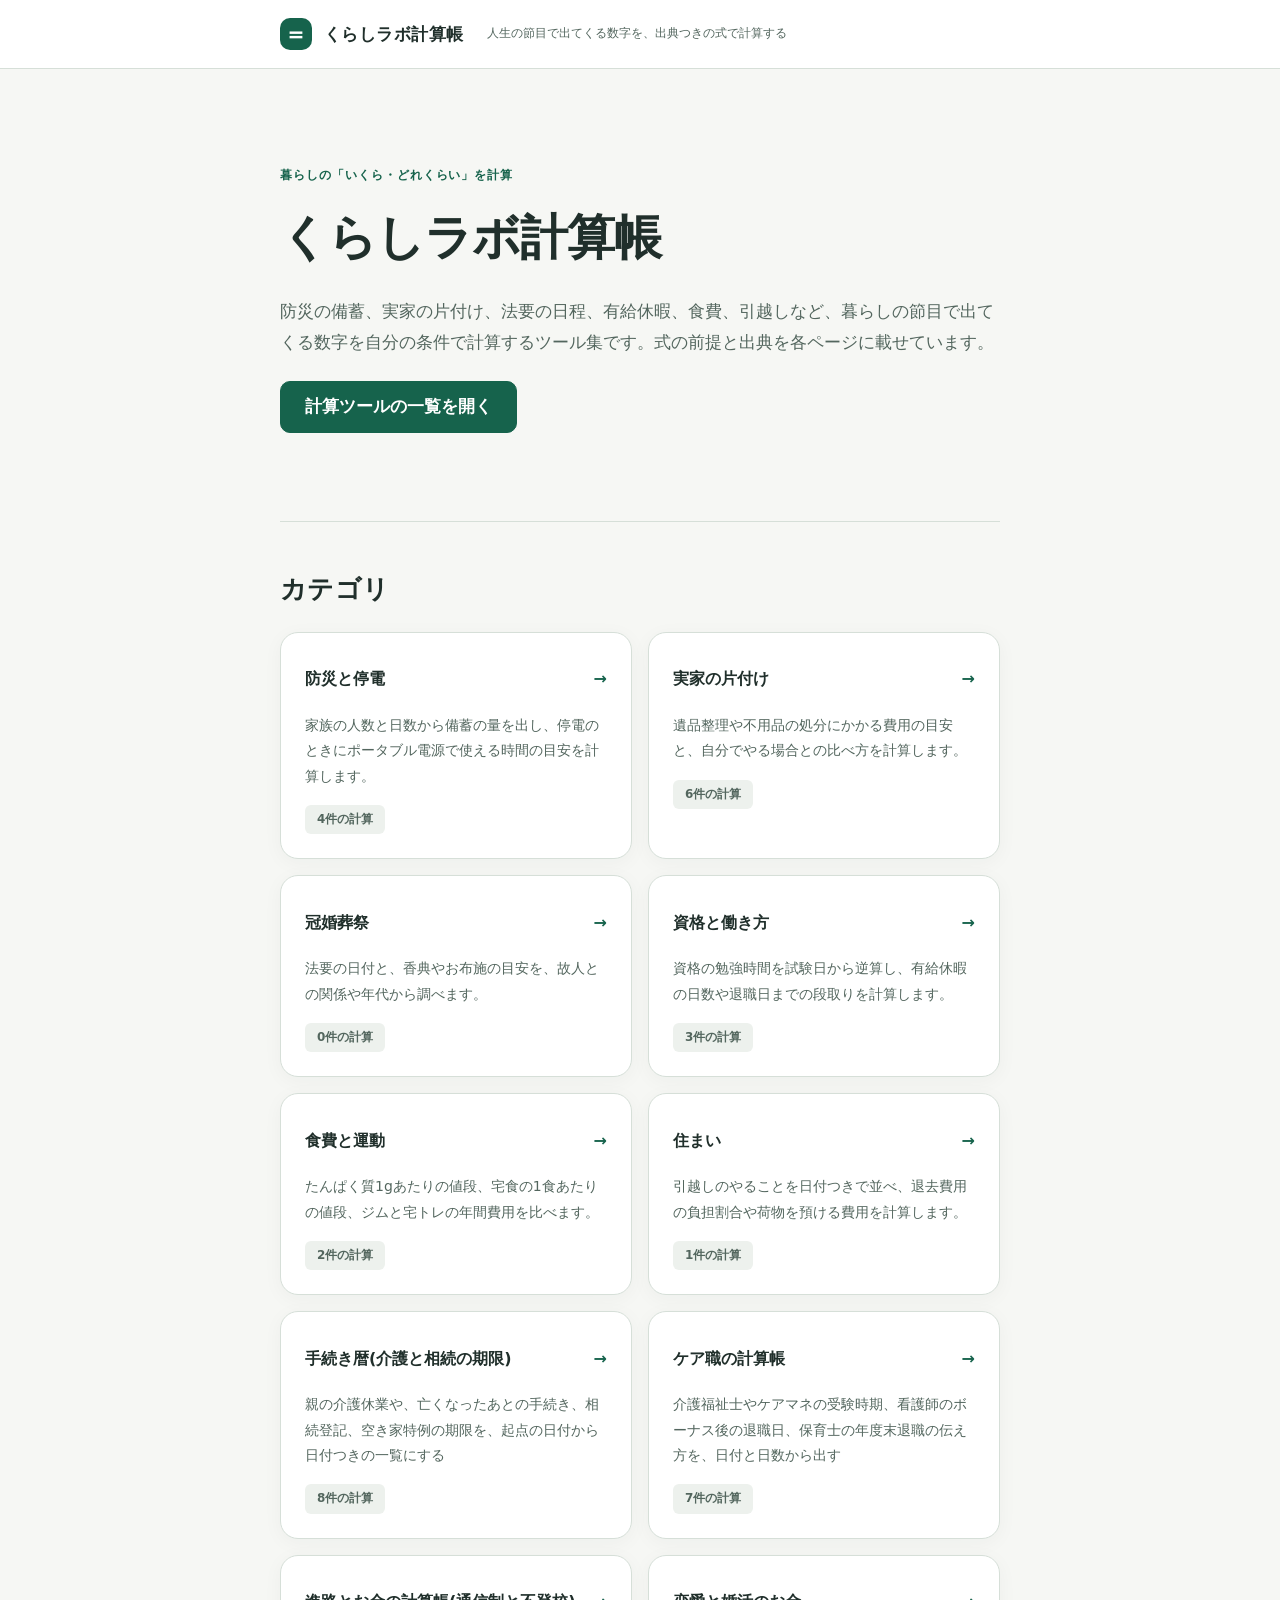
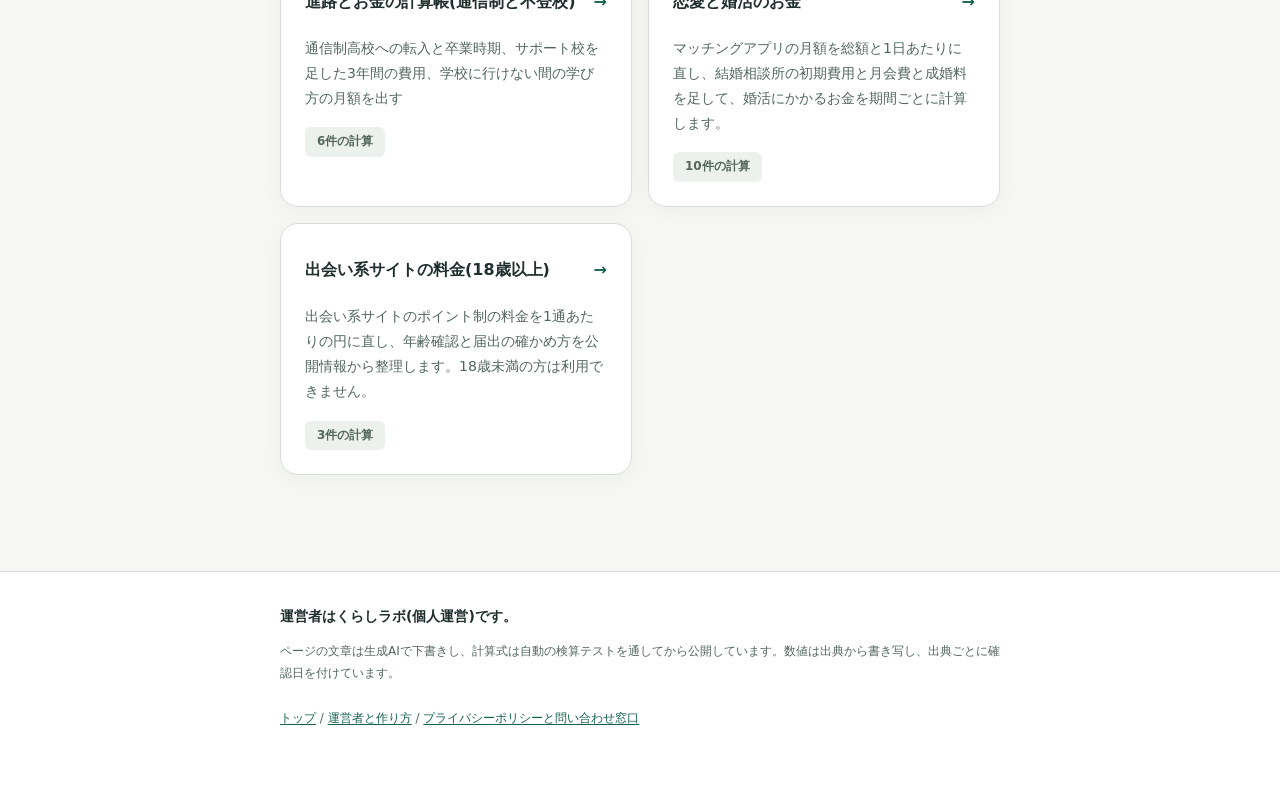
<file: index.html>
<!doctype html>
<html lang="ja">
<head>
<meta charset="utf-8">
<meta name="viewport" content="width=device-width, initial-scale=1">
<title>くらしラボ計算帳 | 人生の節目で出てくる数字を、出典つきの式で計算する</title>
<meta name="description" content="防災の備蓄、実家の片付け、法要の日程、有給休暇、食費、引越しなど、暮らしの節目で出てくる数字を自分の条件で計算するツール集です。式の前提と出典を各ページに載せています。">
<link rel="canonical" href="https://kurashi-labo.github.io/">
<meta property="og:type" content="website">
<meta property="og:title" content="くらしラボ計算帳 | 人生の節目で出てくる数字を、出典つきの式で計算する">
<meta property="og:description" content="防災の備蓄、実家の片付け、法要の日程、有給休暇、食費、引越しなど、暮らしの節目で出てくる数字を自分の条件で計算するツール集です。式の前提と出典を各ページに載せています。">
<meta property="og:url" content="https://kurashi-labo.github.io/">
<meta property="og:site_name" content="くらしラボ計算帳">
<meta property="og:locale" content="ja_JP">
<link rel="stylesheet" href="css/site.css">
<script type="application/ld+json">{
 "@context": "https://schema.org",
 "@graph": [
  {
   "@type": "WebPage",
   "@id": "https://kurashi-labo.github.io/#webpage",
   "url": "https://kurashi-labo.github.io/",
   "name": "くらしラボ計算帳",
   "description": "防災の備蓄、実家の片付け、法要の日程、有給休暇、食費、引越しなど、暮らしの節目で出てくる数字を自分の条件で計算するツール集です。式の前提と出典を各ページに載せています。",
   "inLanguage": "ja",
   "publisher": {
    "@type": "Organization",
    "name": "くらしラボ",
    "url": "https://kurashi-labo.github.io/"
   }
  }
 ]
}</script>
<script>
/* KL_UI: 全ページ共通。ui_js は計算結果を得たあと KL_UI.applyWhen(result) を呼ぶ */
(function () {
  "use strict";
  var DAY_MS = 24 * 60 * 60 * 1000;
  function each(sel, fn) { Array.prototype.forEach.call(document.querySelectorAll(sel), fn); }
  function field(obj, path) {
    var cur = obj;
    String(path).split(".").forEach(function (k) { cur = (cur === null || cur === undefined) ? undefined : cur[k]; });
    return cur;
  }
  function parse(v) { try { return JSON.parse(v); } catch (e) { return v; } }
  function match(actual, op, expected) {
    if (actual === undefined || actual === null || actual === "") { return false; }
    if (op === ">=" || op === "<=") {
      var a = Number(actual), b = Number(expected);
      if (!isFinite(a) || !isFinite(b)) { return false; }
      return op === ">=" ? a >= b : a <= b;
    }
    if (op === "==") { return String(actual) === String(expected); }
    if (op === "in") {
      return Array.isArray(expected) && expected.some(function (v) { return String(v) === String(actual); });
    }
    return false;
  }
  function refreshBlocks() {
    each("[data-kl-cta-block]", function (block) {
      block.hidden = !block.querySelector(".kl-cta:not([hidden])");
    });
  }
  function applyWhen(result) {
    each(".kl-cta[data-when-field]", function (el) {
      el.hidden = !(result && match(field(result, el.getAttribute("data-when-field")),
        el.getAttribute("data-when-op"), parse(el.getAttribute("data-when-value"))));
    });
    refreshBlocks();
  }
  function hideStalePrices() {
    /* 楽天の価格は取得から24時間を超えたら出さない(ビルドが止まった日の保険) */
    each("[data-kl-fetched]", function (el) {
      var t = Date.parse(el.getAttribute("data-kl-fetched"));
      if (!isFinite(t) || Date.now() - t > DAY_MS) { el.textContent = "更新待ち"; el.classList.add("kl-stale"); }
    });
  }
  window.KL_UI = { applyWhen: applyWhen, match: match, refresh: refreshBlocks };
  document.addEventListener("DOMContentLoaded", function () { hideStalePrices(); refreshBlocks(); });
})();
</script>
<script>
/* kl_date.js: くらしラボ計算帳の日付部品。グローバル KL_DATE(ブラウザは window、calc_test.js の vm は context)。
   日付は Date か "YYYY-MM-DD" で受け取り、その端末の0時の Date で返す(文字列にするときは fmt)。
   内部は 1970-01-01 からの通し日数で数えるので、タイムゾーンと夏時間の影響を受けない。
   条文: 民法140条〜143条、国税通則法10条2項と同法施行令2条2項、祝日法(国民の祝日に関する法律)2条・3条。 */
(function (root) {
  "use strict";
  var DAY_MS = 86400000;
  var WEEKDAY_JA = ["日", "月", "火", "水", "木", "金", "土"];
  var HOLIDAY_REF = /holiday|shukujitsu|syukujitsu/i;
  var UNITS = ["days", "weeks", "months", "years"];
  var hasOwn = Object.prototype.hasOwnProperty;

  function pad(n) { return (n < 10 ? "0" : "") + n; }
  function serialOf(y, m, d) { return Math.round(Date.UTC(y, m - 1, d) / DAY_MS); }
  function partsOf(s) {
    var t = new Date(s * DAY_MS);
    return { y: t.getUTCFullYear(), m: t.getUTCMonth() + 1, d: t.getUTCDate() };
  }
  function iso(y, m, d) { return y + "-" + pad(m) + "-" + pad(d); }
  function isoOf(s) { var p = partsOf(s); return iso(p.y, p.m, p.d); }
  function compact(s) { return isoOf(s).replace(/-/g, ""); }
  function dow(s) { return ((s + 4) % 7 + 7) % 7; } // 1970-01-01 は木曜
  function daysInMonth(y, m) { return new Date(Date.UTC(y, m, 0)).getUTCDate(); }
  function isDate(v) { return Object.prototype.toString.call(v) === "[object Date]"; }

  // Date(0時ちょうどなら端末の日付、UTC の0時ちょうどなら UTC の日付)、"YYYY-MM-DD"、"YYYY/M/D"、"YYYY年M月D日"、
  // taxDeadline などの結果({date})を通し日数にする。読めなければ NaN
  function toSerial(v) {
    if (v === null || v === undefined || v === "") { return NaN; }
    if (isDate(v)) {
      if (isNaN(v.getTime())) { return NaN; }
      if (v.getHours() === 0 && v.getMinutes() === 0 && v.getSeconds() === 0 && v.getMilliseconds() === 0) {
        return serialOf(v.getFullYear(), v.getMonth() + 1, v.getDate());
      }
      if (v.getUTCHours() === 0 && v.getUTCMinutes() === 0 && v.getUTCSeconds() === 0 && v.getUTCMilliseconds() === 0) {
        return serialOf(v.getUTCFullYear(), v.getUTCMonth() + 1, v.getUTCDate());
      }
      return serialOf(v.getFullYear(), v.getMonth() + 1, v.getDate());
    }
    if (typeof v === "object") { return v.date !== undefined && v.date !== v ? toSerial(v.date) : NaN; }
    var m = /^\s*(\d{4})\s*[-\/.年]\s*(\d{1,2})\s*[-\/.月]\s*(\d{1,2})\s*日?\s*(?:$|T)/.exec(String(v));
    if (!m) { return NaN; }
    var y = Number(m[1]), mo = Number(m[2]), d = Number(m[3]);
    if (y < 1000 || mo < 1 || mo > 12 || d < 1 || d > daysInMonth(y, mo)) { return NaN; }
    return serialOf(y, mo, d);
  }
  function need(v, fn) {
    var s = toSerial(v);
    if (isNaN(s)) { throw new Error("KL_DATE." + fn + ": 日付を読めません(" + String(v) + ")"); }
    return s;
  }
  function int(n, fn, what) {
    var x = Number(n);
    if (n === null || n === "" || !isFinite(x) || Math.floor(x) !== x) {
      throw new Error("KL_DATE." + fn + ": " + what + "は整数で指定してください(" + String(n) + ")");
    }
    return x;
  }
  function toDate(s) {
    var p = partsOf(s);
    var t = new Date(2000, 0, 1);
    t.setFullYear(p.y, p.m - 1, p.d);
    t.setHours(0, 0, 0, 0);
    return t;
  }
  function shiftMonths(s, n) {
    var p = partsOf(s);
    var idx = p.y * 12 + (p.m - 1) + n;
    var y = Math.floor(idx / 12), m = idx - y * 12 + 1;
    return { y: y, m: m, d: p.d, last: daysInMonth(y, m) };
  }

  function parse(v) { var s = toSerial(v); return isNaN(s) ? null : toDate(s); }
  function fmt(v) { var s = toSerial(v); return isNaN(s) ? "" : isoOf(s); }
  function weekdayJa(v) { return WEEKDAY_JA[dow(need(v, "weekdayJa"))]; }
  function addDays(date, n) { return toDate(need(date, "addDays") + int(n, "addDays", "日数")); }
  // 月の足し引き。応当日が無い月は月末にする(民法143条2項ただし書と同じ考え方。1月31日の1か月後は2月末日)
  function addMonths(date, n) {
    var t = shiftMonths(need(date, "addMonths"), int(n, "addMonths", "月数"));
    return toDate(serialOf(t.y, t.m, Math.min(t.d, t.last)));
  }
  function addYears(date, n) { return addMonths(date, 12 * int(n, "addYears", "年数")); }
  function endOfMonth(date) {
    var p = partsOf(need(date, "endOfMonth"));
    return toDate(serialOf(p.y, p.m, daysInMonth(p.y, p.m)));
  }
  function diffDays(from, to) { return need(to, "diffDays") - need(from, "diffDays"); }

  // 期間の末日。spec は {days:n} {weeks:n} {months:n} {years:n} のどれか1つ
  function periodEnd(start, spec, opts) {
    var s = need(start, "periodEnd"), found = [];
    for (var i = 0; i < UNITS.length; i++) {
      if (spec && spec[UNITS[i]] !== undefined && spec[UNITS[i]] !== null) { found.push(UNITS[i]); }
    }
    if (found.length !== 1) {
      throw new Error("KL_DATE.periodEnd: 期間は days、weeks、months、years のどれか1つで指定してください");
    }
    var unit = found[0], n = int(spec[unit], "periodEnd", unit);
    if (n < 1) { throw new Error("KL_DATE.periodEnd: " + unit + "は1以上にしてください"); }
    // 民法140条: 初日は算入しない(起算日は翌日)。午前0時から始まる期間だけ initialDayCounted:true で初日を数える
    var first = s + (opts && opts.initialDayCounted === true ? 0 : 1);
    // 民法141条: 期間は末日の終了をもって満了する。返すのはその末日
    if (unit === "days") { return toDate(first + n - 1); }
    // 民法143条: 週・月・年は暦に従い、最後の週・月・年で起算日に応当する日の前日に満了する(2項本文)
    if (unit === "weeks") { return toDate(first + 7 * n - 1); }
    var t = shiftMonths(first, unit === "years" ? 12 * n : n);
    // 143条2項ただし書: 最後の月に応当する日が無いときは、その月の末日に満了する
    if (t.d > t.last) { return toDate(serialOf(t.y, t.m, t.last)); }
    return toDate(serialOf(t.y, t.m, t.d) - 1);
  }

  // ---- 祝日(祝日法)
  // 春分・秋分の日は前年2月の官報で決まる。ここでは広く使われている近似式で出す(1980〜2150年)
  function equinoxDay(year, spring) {
    var base;
    if (year >= 1980 && year <= 2099) { base = spring ? 20.8431 : 23.2488; }
    else if (year >= 2100 && year <= 2150) { base = spring ? 21.8510 : 24.2488; }
    else { return 0; }
    return Math.floor(base + 0.242194 * (year - 1980) - Math.floor((year - 1980) / 4));
  }
  function nthMonday(y, m, n) { return 1 + ((8 - dow(serialOf(y, m, 1))) % 7) + 7 * (n - 1); }

  var ruleCache = {};
  function ruleHolidays(year) {
    if (ruleCache[year]) { return ruleCache[year]; }
    var sai = {}, map = {}, k, s, t;
    function put(m, d, name) { if (d) { sai[iso(year, m, d)] = name; } }
    // 祝日法2条
    put(1, 1, "元日");
    put(1, nthMonday(year, 1, 2), "成人の日");
    put(2, 11, "建国記念の日");
    if (year >= 2020) { put(2, 23, "天皇誕生日"); }
    put(3, equinoxDay(year, true), "春分の日");
    put(4, 29, "昭和の日");
    put(5, 3, "憲法記念日");
    put(5, 4, "みどりの日");
    put(5, 5, "こどもの日");
    if (year === 2020) { put(7, 23, "海の日"); put(7, 24, "スポーツの日"); put(8, 10, "山の日"); }
    else if (year === 2021) { put(7, 22, "海の日"); put(7, 23, "スポーツの日"); put(8, 8, "山の日"); }
    else { put(7, nthMonday(year, 7, 3), "海の日"); put(8, 11, "山の日"); put(10, nthMonday(year, 10, 2), "スポーツの日"); }
    put(9, nthMonday(year, 9, 3), "敬老の日");
    put(9, equinoxDay(year, false), "秋分の日");
    put(11, 3, "文化の日");
    put(11, 23, "勤労感謝の日");
    for (k in sai) { if (hasOwn.call(sai, k)) { map[k] = sai[k]; } }
    for (k in sai) {
      if (!hasOwn.call(sai, k)) { continue; }
      s = toSerial(k);
      // 3条2項(振替休日): 祝日が日曜日に当たるときは、その日後で最も近い祝日でない日を休日とする
      if (dow(s) === 0) {
        t = s + 1;
        while (hasOwn.call(sai, isoOf(t))) { t += 1; }
        map[isoOf(t)] = "振替休日";
      }
      // 3条3項(国民の休日): 前日と翌日が祝日である日(祝日でない日に限る)は休日とする
      if (hasOwn.call(sai, isoOf(s + 2)) && !hasOwn.call(sai, isoOf(s + 1)) && !hasOwn.call(map, isoOf(s + 1))) {
        map[isoOf(s + 1)] = "国民の休日";
      }
    }
    var note = year < 2020 ? "2019年以前は祝日の決まりが今と違うため、参考の値です"
      : (equinoxDay(year, true) ? "内閣府の祝日データに無い年のため、祝日法の決まりと春分・秋分の近似式で出しました"
        : "春分と秋分の日を近似式で出せない年です(1980〜2150年のみ)");
    ruleCache[year] = { map: map, note: note };
    return ruleCache[year];
  }

  // refdata のうち、名前か出典URLに holiday / shukujitsu を含むものを祝日データとして読む。
  // 形は {"rows": [{"date": "YYYY-MM-DD", "name": "…"}]}(taishoku-gyakusan__holidays_jp と shikaku-gyakusan__shukujitsu)
  var refCache = { src: undefined, idx: null };
  function holidayRows(source) {
    if (Array.isArray(source)) { return source; }
    var out = [];
    if (source && typeof source === "object") {
      for (var k in source) {
        if (!hasOwn.call(source, k) || !Array.isArray(source[k])) { continue; }
        var first = source[k][0];
        if (HOLIDAY_REF.test(k) || (first && typeof first === "object" && HOLIDAY_REF.test(String(first.source_url || "")))) {
          out = out.concat(source[k]);
        }
      }
    }
    return out;
  }
  function refIndex(source) {
    if (source === undefined || source === null) { source = root.KL_REFDATA; }
    if (refCache.idx && refCache.src === source) { return refCache.idx; }
    var rows = holidayRows(source), map = {}, years = {}, i, k;
    for (i = 0; i < rows.length; i++) {
      var r = rows[i], s = toSerial(typeof r === "string" ? r : (r && r.date));
      if (isNaN(s)) { continue; }
      k = isoOf(s);
      map[k] = (r && typeof r === "object" && r.name) || map[k] || "祝日";
    }
    // 元日と勤労感謝の日の両方がある年を「その年の祝日がすべて載っている」とみなす
    for (k in map) {
      if (hasOwn.call(map, k) && map[k.slice(0, 4) + "-01-01"] && map[k.slice(0, 4) + "-11-23"]) { years[k.slice(0, 4)] = true; }
    }
    refCache = { src: source, idx: { map: map, years: years } };
    return refCache.idx;
  }

  function holidaysFor(year, source) {
    var y = int(year, "holidaysFor", "年"), idx = refIndex(source), prefix = String(y) + "-";
    var fromRef = hasOwn.call(idx.years, String(y)), rule = fromRef ? null : ruleHolidays(y);
    var src = fromRef ? idx.map : rule.map, map = {}, list = [], keys = [], k, i;
    for (k in src) { if (hasOwn.call(src, k) && k.indexOf(prefix) === 0) { keys.push(k); } }
    keys.sort();
    for (i = 0; i < keys.length; i++) { map[keys[i]] = src[keys[i]]; list.push({ date: keys[i], name: src[keys[i]] }); }
    var out = { year: y, estimated: !fromRef, source: fromRef ? "refdata" : "rule", holidays: list, map: map };
    if (rule) { out.note = rule.note; }
    return out;
  }

  // holidays の渡し方: 省略(KL_REFDATA の祝日、無い年は祝日法で計算)/ refdata オブジェクト / 日付か {date,name} の配列 /
  // {"YYYY-MM-DD": 名前} / holidaysFor の結果。配列と {"日付": 名前} は「それが祝日のすべて」として扱う
  function lookup(holidays) {
    var fixed = null, source, perYear = {}, estimated = false;
    if (Array.isArray(holidays)) {
      fixed = {};
      for (var i = 0; i < holidays.length; i++) {
        var r = holidays[i], s = toSerial(typeof r === "string" ? r : (r && r.date));
        if (!isNaN(s)) { fixed[isoOf(s)] = (r && typeof r === "object" && r.name) || "休日"; }
      }
    } else if (holidays && typeof holidays === "object") {
      if (holidays.map && typeof holidays.map === "object" && holidays.year !== undefined) { fixed = holidays.map; }
      else {
        for (var key in holidays) {
          if (hasOwn.call(holidays, key)) { fixed = /^\d{4}-\d{2}-\d{2}$/.test(key) ? holidays : null; break; }
        }
        if (!fixed) { source = holidays; }
      }
    }
    return {
      name: function (s) {
        var k = isoOf(s);
        if (fixed) { return hasOwn.call(fixed, k) ? String(fixed[k] === true ? "休日" : fixed[k]) : ""; }
        var y = k.slice(0, 4);
        if (!perYear[y]) {
          perYear[y] = holidaysFor(Number(y), source);
          if (perYear[y].estimated) { estimated = true; }
        }
        return hasOwn.call(perYear[y].map, k) ? perYear[y].map[k] : "";
      },
      estimated: function () { return estimated; }
    };
  }
  function yearEnd(s) { var p = partsOf(s); return (p.m === 12 && p.d >= 29) || (p.m === 1 && p.d <= 3); }
  function closedReason(s, look, withYearEnd) {
    var name = look.name(s), w = dow(s);
    if (name) { return name; }
    if (w === 0) { return "日曜日"; }
    if (w === 6) { return "土曜日"; }
    if (withYearEnd && yearEnd(s)) { return "年末年始"; }
    return "";
  }

  function holidayName(date, holidays) { return lookup(holidays).name(need(date, "holidayName")); }
  // 土日と祝日(振替休日・国民の休日を含む)なら true
  function isHoliday(date, holidays) { return !!closedReason(need(date, "isHoliday"), lookup(holidays), false); }
  function businessDay(date, opts, fn, step) {
    opts = opts || {};
    var s = need(date, fn), look = lookup(opts.holidays);
    if (opts.strict === true) { s += step; }
    for (var i = 0; i < 400; i++, s += step) {
      if (!closedReason(s, look, opts.yearEnd === true)) { return toDate(s); }
    }
    throw new Error("KL_DATE." + fn + ": 400日以内に営業日がありません");
  }
  // その日が営業日ならその日、休みなら次(前)の営業日。{strict:true} で必ず翌日以降(前日以前)にする。
  // {yearEnd:true} で12月29日〜1月3日も休みとして数える
  function nextBusinessDay(date, opts) { return businessDay(date, opts, "nextBusinessDay", 1); }
  function prevBusinessDay(date, opts) { return businessDay(date, opts, "prevBusinessDay", -1); }

  function shiftDeadline(date, opts, fn, basis) {
    opts = opts || {};
    var s0 = need(date, fn), s = s0, look = lookup(opts.holidays), skipped = [], why;
    for (var i = 0; i < 400; i++) {
      why = closedReason(s, look, true);
      if (!why) { break; }
      skipped.push({ date: isoOf(s), why: why });
      s += 1;
    }
    return { date: toDate(s), ymd: isoOf(s), original: isoOf(s0), shifted: s !== s0, skipped: skipped,
      estimated: look.estimated(), unconfirmed: false, basis: basis };
  }
  // 国税通則法10条2項: 期限が日曜日・祝日法の休日・その他一般の休日・政令で定める日に当たるときは、翌日を期限とみなす。
  // 政令で定める日は土曜日と12月29日〜31日(施行令2条2項)。1月2日と3日は一般の休日として数える
  function taxDeadline(date, opts) { return shiftDeadline(date, opts, "taxDeadline", "国税通則法10条2項"); }
  // 民法142条: 期間の末日が日曜日・祝日法の休日その他の休日に当たるときは、その日に取引をしない慣習がある場合に限り翌日に満了する。
  // 慣習の有無はここでは確かめられないので、繰り下げたときは unconfirmed:true を返す(土曜日と12月29日〜1月3日も休みとして数える)。
  // 裁判所への申述など民事訴訟法95条3項(家事事件は家事事件手続法34条4項で準用)が使える手続は {basis:"minso"}。慣習の条件が無い
  function courtDeadline(date, opts) {
    var minso = !!(opts && opts.basis === "minso");
    var r = shiftDeadline(date, opts, "courtDeadline", minso ? "民事訴訟法95条3項" : "民法142条");
    r.unconfirmed = !minso && r.shifted;
    return r;
  }

  // ---- カレンダー(RFC 5545)
  function icsText(v) {
    return String(v === undefined || v === null ? "" : v).replace(/\\/g, "\\\\").replace(/;/g, "\\;")
      .replace(/,/g, "\\,").replace(/\r\n|\r|\n/g, "\\n");
  }
  // 1行75オクテット(UTF-8)を超えたら CRLF+空白で折り返す。文字の途中では切らない
  function fold(line) {
    var out = [], cur = "", bytes = 0, i = 0;
    while (i < line.length) {
      var c = line.charCodeAt(i), ch = line.charAt(i), n;
      if (c >= 0xd800 && c <= 0xdbff && i + 1 < line.length) { ch = line.substr(i, 2); n = 4; }
      else { n = c < 0x80 ? 1 : (c < 0x800 ? 2 : 3); }
      if (bytes + n > 75) { out.push(cur); cur = " "; bytes = 1; }
      cur += ch;
      bytes += n;
      i += ch.length;
    }
    out.push(cur);
    return out.join("\r\n");
  }
  function hash(str) {
    var h = 0x811c9dc5;
    for (var i = 0; i < str.length; i++) { h ^= str.charCodeAt(i); h = Math.imul ? Math.imul(h, 0x01000193) : (h * 0x01000193) | 0; }
    return ("0000000" + (h >>> 0).toString(16)).slice(-8);
  }
  function stamp(now) {
    var t = isDate(now) ? now.getTime() : (typeof now === "string" ? Date.parse(now) : (typeof now === "number" ? now : Date.now()));
    if (!isFinite(t)) { throw new Error("KL_DATE.toICS: now を読めません(" + String(now) + ")"); }
    var d = new Date(t);
    return d.getUTCFullYear() + pad(d.getUTCMonth() + 1) + pad(d.getUTCDate()) + "T" +
      pad(d.getUTCHours()) + pad(d.getUTCMinutes()) + pad(d.getUTCSeconds()) + "Z";
  }
  // events: [{title, date, description}]。終日の予定(DTSTART;VALUE=DATE、DTEND は翌日)。opts.now で DTSTAMP を固定できる
  function toICS(events, calName, opts) {
    opts = opts || {};
    var dtstamp = stamp(opts.now), name = calName ? String(calName) : "くらしラボ計算帳";
    var lines = ["BEGIN:VCALENDAR", "VERSION:2.0", "PRODID:-//kurashi-labo//keisan//JA", "CALSCALE:GREGORIAN",
      "METHOD:PUBLISH", "X-WR-CALNAME:" + icsText(name)];
    var list = Array.isArray(events) ? events : [];
    for (var i = 0; i < list.length; i++) {
      var ev = list[i] || {}, s = need(ev.date, "toICS"), title = String(ev.title || "予定"), day = compact(s);
      lines.push("BEGIN:VEVENT",
        "UID:" + day + "-" + (i + 1) + "-" + hash(name + "\n" + title + "\n" + day + "\n" + i) + "@kurashi-labo.github.io",
        "DTSTAMP:" + dtstamp, "DTSTART;VALUE=DATE:" + day, "DTEND;VALUE=DATE:" + compact(s + 1),
        "SUMMARY:" + icsText(title));
      if (ev.description) { lines.push("DESCRIPTION:" + icsText(ev.description)); }
      lines.push("TRANSP:TRANSPARENT", "END:VEVENT");
    }
    lines.push("END:VCALENDAR");
    var out = [];
    for (var j = 0; j < lines.length; j++) { out.push(fold(lines[j])); }
    return out.join("\r\n") + "\r\n";
  }
  function icsDataUrl(ics) { return "data:text/calendar;charset=utf-8," + encodeURIComponent(ics); }

  var api = {
    version: "1", parse: parse, fmt: fmt, weekdayJa: weekdayJa, addDays: addDays, addMonths: addMonths,
    addYears: addYears, endOfMonth: endOfMonth, diffDays: diffDays, periodEnd: periodEnd,
    holidaysFor: holidaysFor, holidayName: holidayName, isHoliday: isHoliday,
    nextBusinessDay: nextBusinessDay, prevBusinessDay: prevBusinessDay,
    taxDeadline: taxDeadline, courtDeadline: courtDeadline, toICS: toICS, icsDataUrl: icsDataUrl
  };
  root.KL_DATE = api;
  if (typeof module === "object" && module && module.exports) { module.exports = api; }
})(typeof globalThis !== "undefined" ? globalThis : this);
</script>
<script type="application/json" id="kl-category-counts">{"bosai": 4, "jikka": 6, "kankon": 0, "shigoto": 3, "shoku": 2, "sumai": 1, "tetsuzuki": 8, "care": 7, "shinro": 6, "koikatsu": 10, "deai": 3}</script>
<script>
/* Presentation only: preserve calculator inputs, outputs, links and live regions. */
(function () {
  "use strict";

  function each(root, selector, fn) {
    Array.prototype.forEach.call(root.querySelectorAll(selector), fn);
  }

  function markNumbers(root) {
    var walker = document.createTreeWalker(root, NodeFilter.SHOW_TEXT);
    var nodes = [], node;
    while ((node = walker.nextNode())) {
      if (!node.parentElement.closest("a, button, script, style, time, .kl-number") && /[0-9０-９]/.test(node.data)) {
        nodes.push(node);
      }
    }
    nodes.forEach(function (text) {
      var pattern = /[0-9０-９]+(?:[,，.．][0-9０-９]+)*/g;
      var fragment = document.createDocumentFragment(), start = 0, match;
      while ((match = pattern.exec(text.data))) {
        fragment.appendChild(document.createTextNode(text.data.slice(start, match.index)));
        var span = document.createElement("span");
        span.className = "kl-number";
        span.textContent = match[0];
        fragment.appendChild(span);
        start = pattern.lastIndex;
      }
      fragment.appendChild(document.createTextNode(text.data.slice(start)));
      text.replaceWith(fragment);
    });
  }

  function tables(root) {
    each(root, "table", function (table) {
      var wrap = table.parentElement;
      if (!wrap.classList.contains("table-wrap")) {
        wrap = document.createElement("div");
        wrap.className = "table-wrap";
        table.before(wrap);
        wrap.appendChild(table);
      }
      wrap.tabIndex = 0;
      wrap.setAttribute("role", "region");
      wrap.setAttribute("aria-label", (table.caption ? table.caption.textContent : "計算の表") + "（横にスクロールできます）");
      each(table, "td", function (cell) {
        var value = cell.textContent.trim();
        if (/^[約およそ税込\s]*[¥￥+−-]?[0-9０-９]/.test(value) && !cell.querySelector("a, button, input")) {
          cell.classList.add("num");
        }
      });
    });
  }

  function countBadge(parent, count) {
    var badge = document.createElement("span");
    badge.className = "page-count";
    badge.textContent = count + "件の計算";
    parent.appendChild(badge);
  }

  document.addEventListener("DOMContentLoaded", function () {
    each(document, ".answer-box", markNumbers);
    tables(document);

    // Native disclosure controls; without JavaScript the original FAQ stays readable.
    each(document, ".faq > dl", function (list) {
      var fragment = document.createDocumentFragment();
      Array.prototype.forEach.call(list.children, function (question) {
        if (question.tagName !== "DT") { return; }
        var answer = question.nextElementSibling;
        if (!answer || answer.tagName !== "DD") { return; }
        var details = document.createElement("details");
        var summary = document.createElement("summary");
        var body = document.createElement("div");
        body.className = "faq-answer";
        while (question.firstChild) { summary.appendChild(question.firstChild); }
        while (answer.firstChild) { body.appendChild(answer.firstChild); }
        details.appendChild(summary);
        details.appendChild(body);
        fragment.appendChild(details);
      });
      list.replaceWith(fragment);
    });

    each(document, ".category-grid > .cat-block", function (card) {
      var list = card.querySelector(".page-list");
      if (!list) { return; }
      var count = list.querySelectorAll("li:not(.empty)").length;
      countBadge(card, count);
      if (!count) { return; }
      var details = document.createElement("details");
      var summary = document.createElement("summary");
      summary.textContent = "計算ツールを見る";
      details.className = "category-tools";
      details.appendChild(summary);
      card.appendChild(details);
      details.appendChild(list);
    });

    each(document, ".category", function (category) {
      countBadge(category.querySelector(".collection-heading"), category.querySelectorAll(".page-list > li:not(.empty)").length);
    });
    var countsElement = document.getElementById("kl-category-counts");
    var counts = countsElement ? JSON.parse(countsElement.textContent) : {};
    each(document, ".category-entry-list > li", function (card) {
      var link = card.querySelector("a");
      var parts = link ? link.getAttribute("href").split("/").filter(Boolean) : [];
      var key = parts[parts.length - 1];
      if (Object.prototype.hasOwnProperty.call(counts, key)) { countBadge(card, counts[key]); }
    });

    // Observe only the existing result node; never replace it or change aria-live.
    each(document, ".tool #kl-result, .tool #result, .tool .result", function (result) {
      function decorate() {
        observer.disconnect();
        each(result, ":scope > p:first-child, .kl-answer, .kl-summary", markNumbers);
        tables(result);
        observer.observe(result, { childList: true, subtree: true, characterData: true });
      }
      var observer = new MutationObserver(decorate);
      decorate();
    });
  });
})();

</script>
</head>
<body>
<a class="skip-link" href="#main">本文へ進む</a>
<header class="site-header"><div class="wrap"><a class="site-name" href="./"><span class="site-mark" aria-hidden="true">＝</span>くらしラボ計算帳</a><span class="site-tagline">人生の節目で出てくる数字を、出典つきの式で計算する</span></div></header>
<main class="wrap" id="main" tabindex="-1">
<section class="hero">
<p class="eyebrow">暮らしの「いくら・どれくらい」を計算</p>
<h1>くらしラボ計算帳</h1>
<p>防災の備蓄、実家の片付け、法要の日程、有給休暇、食費、引越しなど、暮らしの節目で出てくる数字を自分の条件で計算するツール集です。式の前提と出典を各ページに載せています。</p>
<p><a class="kl-button" href="keisan/">計算ツールの一覧を開く</a></p>
</section>
<section class="cat-block">
<h2>カテゴリ</h2>
<ul class="page-list category-entry-list">
<li><a href="keisan/bosai/">防災と停電</a><p>家族の人数と日数から備蓄の量を出し、停電のときにポータブル電源で使える時間の目安を計算します。</p></li>
<li><a href="keisan/jikka/">実家の片付け</a><p>遺品整理や不用品の処分にかかる費用の目安と、自分でやる場合との比べ方を計算します。</p></li>
<li><a href="keisan/kankon/">冠婚葬祭</a><p>法要の日付と、香典やお布施の目安を、故人との関係や年代から調べます。</p></li>
<li><a href="keisan/shigoto/">資格と働き方</a><p>資格の勉強時間を試験日から逆算し、有給休暇の日数や退職日までの段取りを計算します。</p></li>
<li><a href="keisan/shoku/">食費と運動</a><p>たんぱく質1gあたりの値段、宅食の1食あたりの値段、ジムと宅トレの年間費用を比べます。</p></li>
<li><a href="keisan/sumai/">住まい</a><p>引越しのやることを日付つきで並べ、退去費用の負担割合や荷物を預ける費用を計算します。</p></li>
<li><a href="keisan/tetsuzuki/">手続き暦(介護と相続の期限)</a><p>親の介護休業や、亡くなったあとの手続き、相続登記、空き家特例の期限を、起点の日付から日付つきの一覧にする</p></li>
<li><a href="keisan/care/">ケア職の計算帳</a><p>介護福祉士やケアマネの受験時期、看護師のボーナス後の退職日、保育士の年度末退職の伝え方を、日付と日数から出す</p></li>
<li><a href="keisan/shinro/">進路とお金の計算帳(通信制と不登校)</a><p>通信制高校への転入と卒業時期、サポート校を足した3年間の費用、学校に行けない間の学び方の月額を出す</p></li>
<li><a href="keisan/koikatsu/">恋愛と婚活のお金</a><p>マッチングアプリの月額を総額と1日あたりに直し、結婚相談所の初期費用と月会費と成婚料を足して、婚活にかかるお金を期間ごとに計算します。</p></li>
<li><a href="keisan/deai/">出会い系サイトの料金(18歳以上)</a><p>出会い系サイトのポイント制の料金を1通あたりの円に直し、年齢確認と届出の確かめ方を公開情報から整理します。18歳未満の方は利用できません。</p></li>
</ul>
</section>

</main>
<footer class="site-footer"><div class="wrap">
<p class="operator">運営者はくらしラボ(個人運営)です。</p>
<p>ページの文章は生成AIで下書きし、計算式は自動の検算テストを通してから公開しています。数値は出典から書き写し、出典ごとに確認日を付けています。</p>
<p><a href="./">トップ</a> / <a href="keisan/about/">運営者と作り方</a> / <a href="privacy.html">プライバシーポリシーと問い合わせ窓口</a></p>
</div></footer>
</body>
</html>
</file>
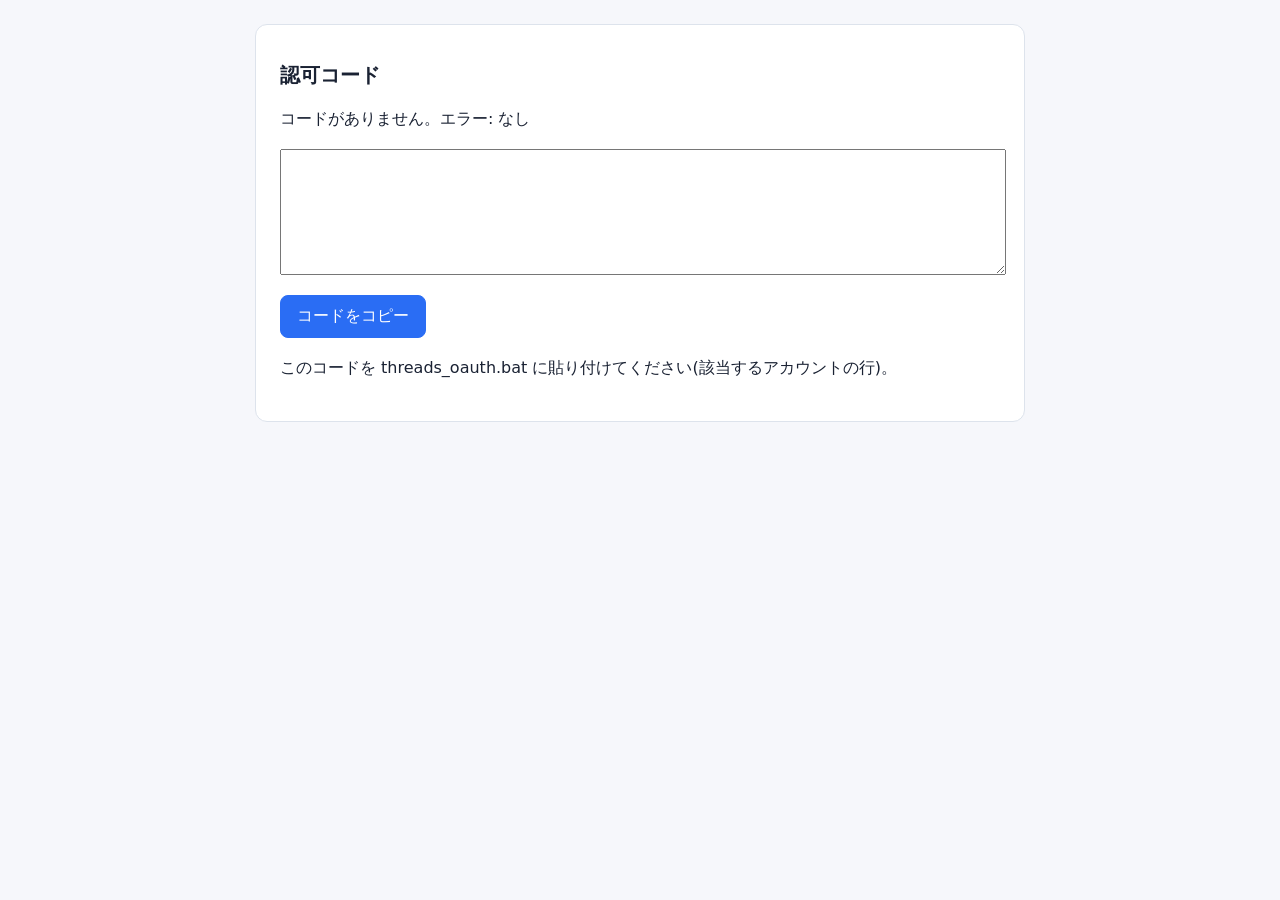
<file: oauth.html>
<!doctype html><html lang="ja"><meta charset="utf-8"><meta name="viewport" content="width=device-width,initial-scale=1"><meta name="robots" content="noindex"><title>認可コード</title>
<style>body{font-family:system-ui,Meiryo,sans-serif;background:#f6f7fb;color:#1a2233;margin:0;padding:24px}main{max-width:720px;margin:auto;background:#fff;border-radius:12px;padding:24px;border:1px solid #dde3ec}h1{font-size:20px}textarea{width:100%;height:120px;font-size:14px;font-family:ui-monospace,monospace}button{font-size:16px;padding:10px 16px;border-radius:8px;border:1px solid #2a6df4;background:#2a6df4;color:#fff}p{line-height:1.7}.ok{color:#13733a;font-weight:bold}</style>
<main><h1>認可コード</h1><p id="msg">読み込み中…</p><textarea id="code" readonly></textarea><p><button id="copy">コードをコピー</button> <span id="done"></span></p>
<p>このコードを threads_oauth.bat に貼り付けてください(該当するアカウントの行)。</p></main>
<script>
const q=new URLSearchParams(location.search);const c=(q.get('code')||'').split('#_')[0];const st=q.get('state')||'';
document.getElementById('code').value=c;document.getElementById('msg').textContent=c?('アカウント: '+st+' の認可コードです。'):('コードがありません。エラー: '+(q.get('error_description')||q.get('error')||'なし'));
document.getElementById('copy').onclick=async()=>{try{await navigator.clipboard.writeText(c);document.getElementById('done').textContent='コピーしました';document.getElementById('done').className='ok'}catch(e){document.getElementById('code').select()}};
</script></html>
</file>
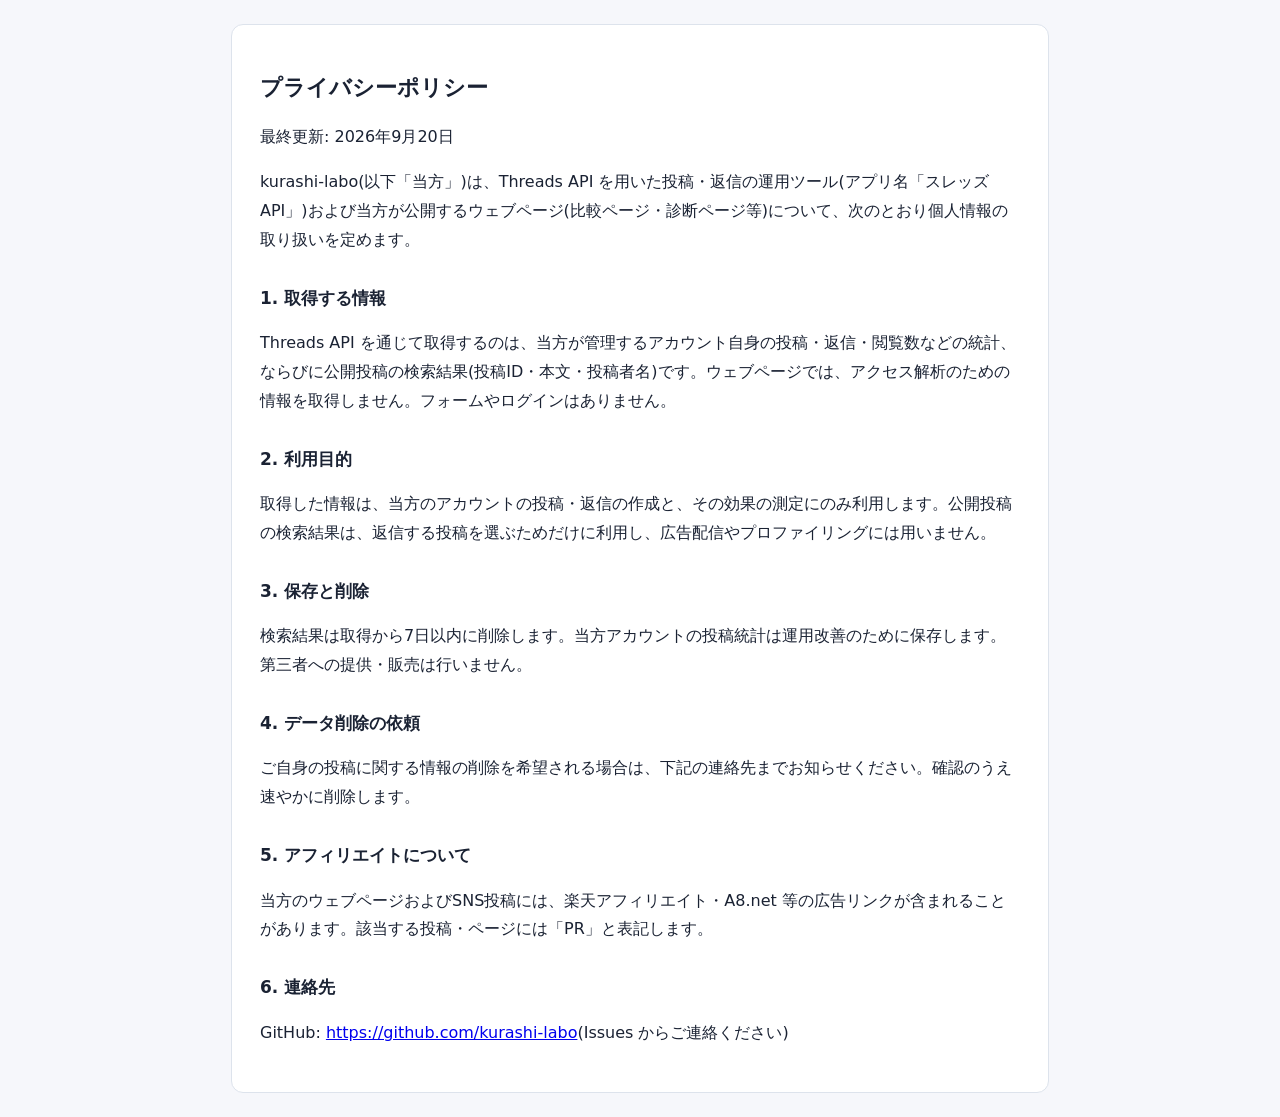
<file: privacy.html>
<!doctype html><html lang="ja"><meta charset="utf-8"><meta name="viewport" content="width=device-width,initial-scale=1"><title>プライバシーポリシー | kurashi-labo</title>
<style>body{font-family:system-ui,Meiryo,sans-serif;background:#f6f7fb;color:#1a2233;margin:0;padding:24px}main{max-width:760px;margin:auto;background:#fff;border-radius:12px;padding:28px;border:1px solid #dde3ec;line-height:1.8}h1{font-size:22px}h2{font-size:17px;margin-top:28px}</style>
<main><h1>プライバシーポリシー</h1><p>最終更新: 2026年9月20日</p>
<p>kurashi-labo(以下「当方」)は、Threads API を用いた投稿・返信の運用ツール(アプリ名「スレッズAPI」)および当方が公開するウェブページ(比較ページ・診断ページ等)について、次のとおり個人情報の取り扱いを定めます。</p>
<h2>1. 取得する情報</h2><p>Threads API を通じて取得するのは、当方が管理するアカウント自身の投稿・返信・閲覧数などの統計、ならびに公開投稿の検索結果(投稿ID・本文・投稿者名)です。ウェブページでは、アクセス解析のための情報を取得しません。フォームやログインはありません。</p>
<h2>2. 利用目的</h2><p>取得した情報は、当方のアカウントの投稿・返信の作成と、その効果の測定にのみ利用します。公開投稿の検索結果は、返信する投稿を選ぶためだけに利用し、広告配信やプロファイリングには用いません。</p>
<h2>3. 保存と削除</h2><p>検索結果は取得から7日以内に削除します。当方アカウントの投稿統計は運用改善のために保存します。第三者への提供・販売は行いません。</p>
<h2>4. データ削除の依頼</h2><p>ご自身の投稿に関する情報の削除を希望される場合は、下記の連絡先までお知らせください。確認のうえ速やかに削除します。</p>
<h2>5. アフィリエイトについて</h2><p>当方のウェブページおよびSNS投稿には、楽天アフィリエイト・A8.net 等の広告リンクが含まれることがあります。該当する投稿・ページには「PR」と表記します。</p>
<h2>6. 連絡先</h2><p>GitHub: <a href="https://github.com/kurashi-labo">https://github.com/kurashi-labo</a>(Issues からご連絡ください)</p>
</main></html>
</file>
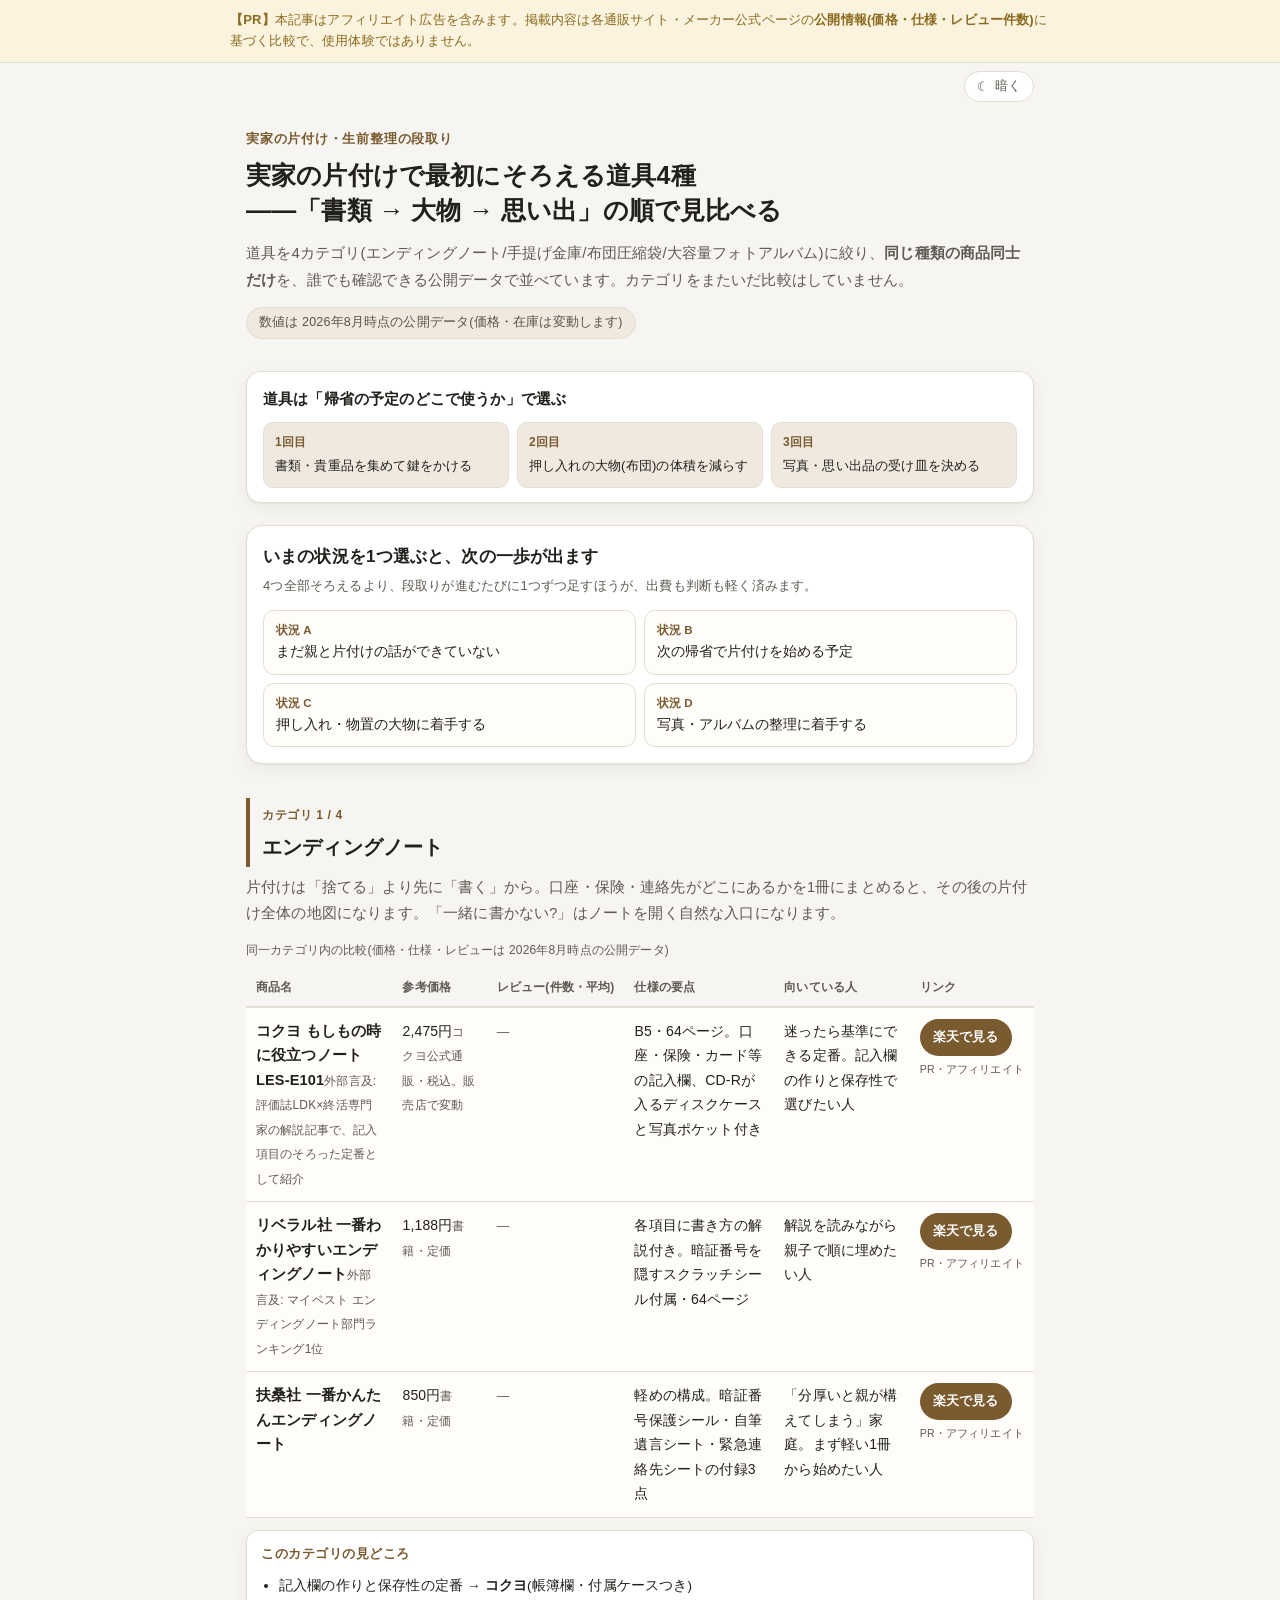
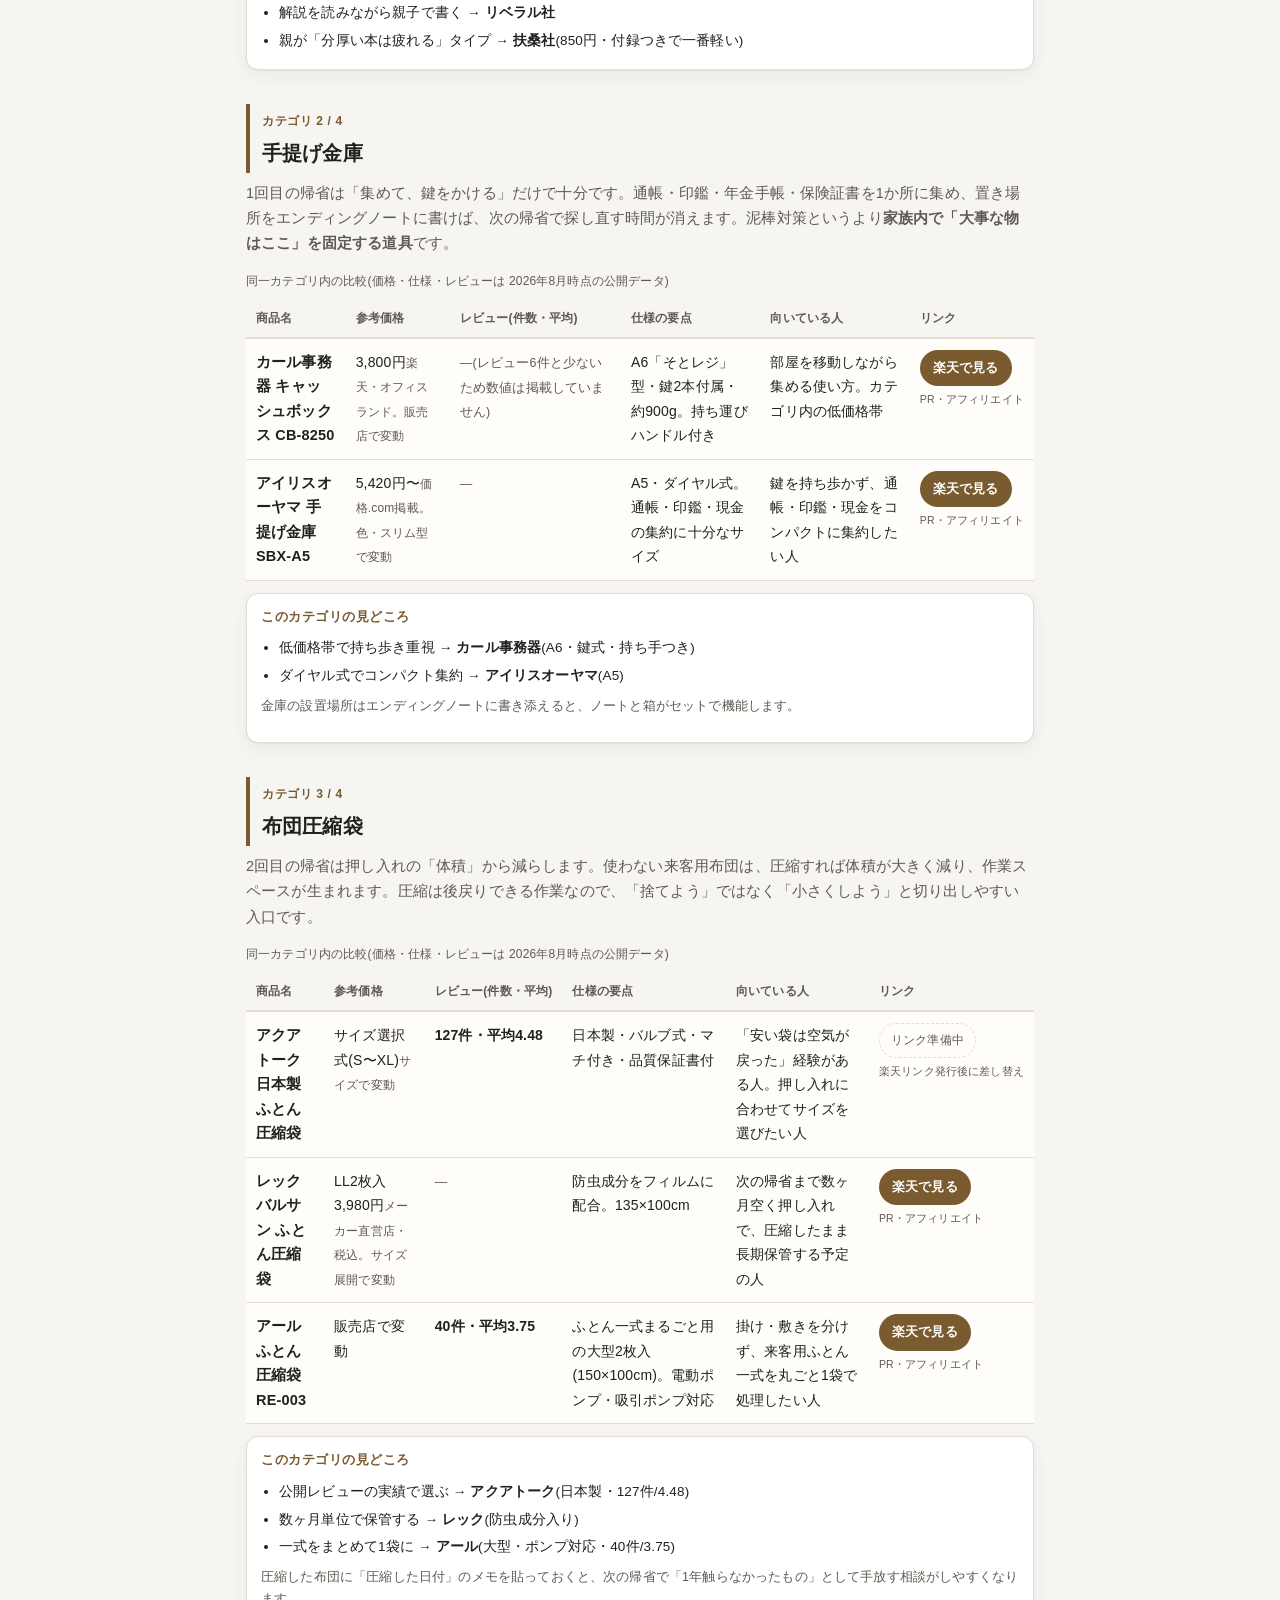
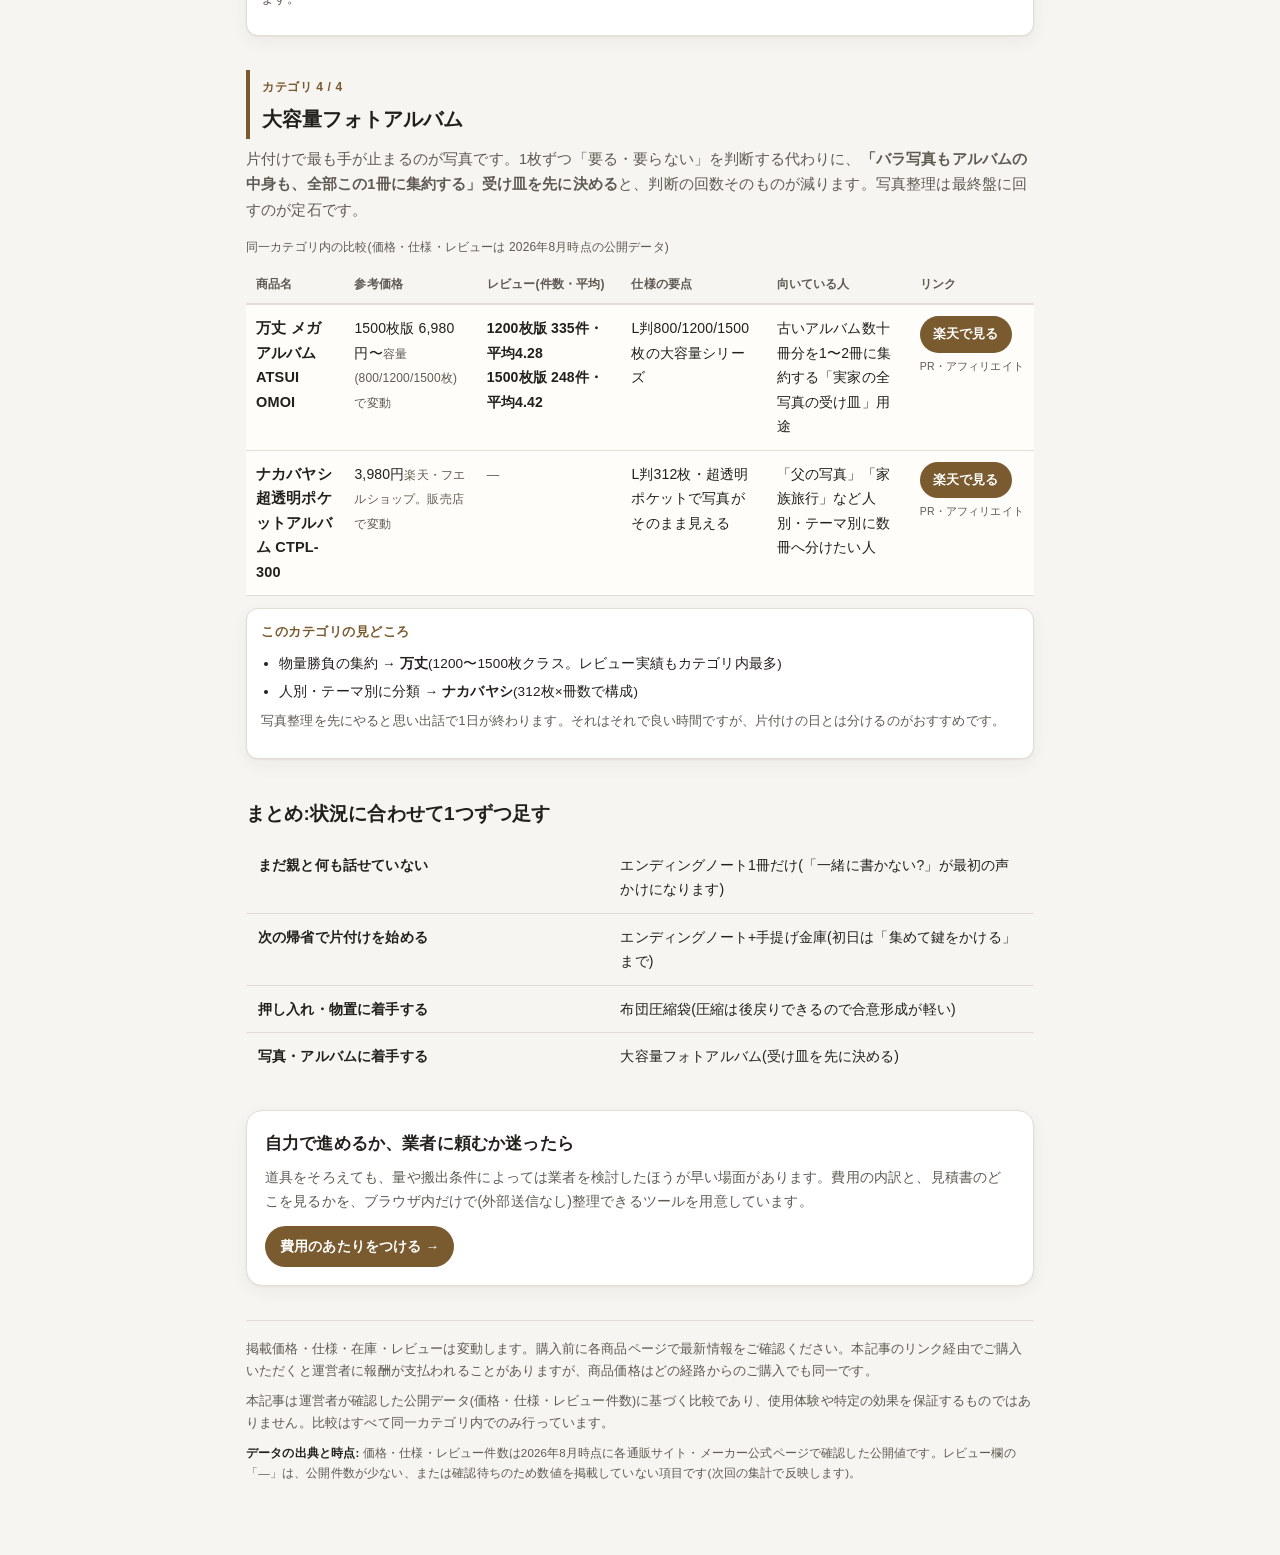
<file: j/compare.html>
<!doctype html>
<html lang="ja">
<head>
<meta charset="utf-8">
<meta name="viewport" content="width=device-width, initial-scale=1">
<meta name="robots" content="noindex">
<title>実家の片付けで最初にそろえる道具4種 — 公開データで見比べる比較ハブ</title>
<style>
  :root{
    --bg:#f6f5f2; --panel:#ffffff; --ink:#22201c; --sub:#5f5a52;
    --line:#e3ddd3; --accent:#7a5a2f; --accent-ink:#ffffff;
    --chip:#efe9df; --chip-ink:#5b5347; --pr:#8a6a1f; --pr-bg:#fbf3dd;
    --card:#fffdfa; --hi:#fff6e6; --hi-line:#e6c98a; --link:#8a5a1c;
    --shadow:0 1px 2px rgba(40,30,15,.06),0 6px 18px rgba(40,30,15,.05);
  }
  @media (prefers-color-scheme: dark){
    :root{
      --bg:#171614; --panel:#211f1c; --ink:#efece6; --sub:#b3aca0;
      --line:#3a3630; --accent:#caa76a; --accent-ink:#201a10;
      --chip:#2c2924; --chip-ink:#cfc7ba; --pr:#e2c583; --pr-bg:#332b18;
      --card:#242019; --hi:#2e2718; --hi-line:#6c5628; --link:#e0bd7f;
      --shadow:0 1px 2px rgba(0,0,0,.3),0 6px 20px rgba(0,0,0,.35);
    }
  }
  :root[data-theme="light"]{
    --bg:#f6f5f2; --panel:#ffffff; --ink:#22201c; --sub:#5f5a52;
    --line:#e3ddd3; --accent:#7a5a2f; --accent-ink:#ffffff;
    --chip:#efe9df; --chip-ink:#5b5347; --pr:#8a6a1f; --pr-bg:#fbf3dd;
    --card:#fffdfa; --hi:#fff6e6; --hi-line:#e6c98a; --link:#8a5a1c;
    --shadow:0 1px 2px rgba(40,30,15,.06),0 6px 18px rgba(40,30,15,.05);
  }
  :root[data-theme="dark"]{
    --bg:#171614; --panel:#211f1c; --ink:#efece6; --sub:#b3aca0;
    --line:#3a3630; --accent:#caa76a; --accent-ink:#201a10;
    --chip:#2c2924; --chip-ink:#cfc7ba; --pr:#e2c583; --pr-bg:#332b18;
    --card:#242019; --hi:#2e2718; --hi-line:#6c5628; --link:#e0bd7f;
    --shadow:0 1px 2px rgba(0,0,0,.3),0 6px 20px rgba(0,0,0,.35);
  }
  *{box-sizing:border-box}
  html{-webkit-text-size-adjust:100%}
  body{
    margin:0; background:var(--bg); color:var(--ink);
    font-family:-apple-system,BlinkMacSystemFont,"Hiragino Kaku Gothic ProN","Hiragino Sans","Noto Sans JP","Yu Gothic UI",Meiryo,sans-serif;
    line-height:1.75; font-size:16px; letter-spacing:.01em;
    -webkit-font-smoothing:antialiased;
  }
  .wrap{max-width:820px; margin:0 auto; padding:0 16px 64px}
  a{color:var(--link)}

  /* PR bar */
  .prbar{
    background:var(--pr-bg); color:var(--pr); border-bottom:1px solid var(--line);
    font-size:13px; line-height:1.6; padding:10px 16px;
  }
  .prbar .in{max-width:820px; margin:0 auto}
  .prbar b{font-weight:700}

  /* header */
  header{padding:26px 0 8px}
  .kicker{color:var(--accent); font-weight:700; font-size:13px; letter-spacing:.06em; margin:0 0 8px}
  h1{font-size:25px; line-height:1.4; margin:0 0 12px; font-weight:800}
  .lead{color:var(--sub); font-size:15px; margin:0 0 14px}
  .asof{
    display:inline-block; font-size:12.5px; color:var(--chip-ink); background:var(--chip);
    border:1px solid var(--line); border-radius:999px; padding:4px 12px; margin-bottom:6px;
  }

  /* theme toggle */
  .toolbar{display:flex; justify-content:flex-end; padding:8px 0 0}
  .tgl{
    background:var(--panel); color:var(--sub); border:1px solid var(--line);
    border-radius:999px; padding:6px 12px; font-size:12.5px; cursor:pointer;
    display:inline-flex; gap:6px; align-items:center;
  }
  .tgl:hover{border-color:var(--accent)}

  /* order rail */
  .rail{
    background:var(--panel); border:1px solid var(--line); border-radius:14px;
    padding:14px 16px; margin:18px 0 6px; box-shadow:var(--shadow);
  }
  .rail h2{font-size:15px; margin:0 0 10px}
  .steps{display:flex; flex-wrap:wrap; gap:8px}
  .step{
    flex:1 1 150px; min-width:0; background:var(--chip); border:1px solid var(--line);
    border-radius:10px; padding:9px 11px; font-size:13px;
  }
  .step b{display:block; font-size:12px; color:var(--accent); margin-bottom:2px}

  /* selector */
  .picker{
    background:var(--panel); border:1px solid var(--line); border-radius:16px;
    padding:16px; margin:22px 0; box-shadow:var(--shadow);
  }
  .picker h2{font-size:17px; margin:0 0 4px}
  .picker .hint{color:var(--sub); font-size:13px; margin:0 0 12px}
  .opts{display:grid; grid-template-columns:1fr 1fr; gap:8px}
  .opt{
    text-align:left; background:var(--card); border:1px solid var(--line);
    border-radius:11px; padding:11px 12px; font-size:13.5px; color:var(--ink);
    cursor:pointer; line-height:1.5; transition:border-color .12s, background .12s;
  }
  .opt:hover{border-color:var(--accent)}
  .opt[aria-pressed="true"]{border-color:var(--accent); background:var(--hi); box-shadow:inset 0 0 0 1px var(--accent)}
  .opt .n{display:block; font-size:11.5px; color:var(--accent); font-weight:700; margin-bottom:3px}
  .answer{
    margin-top:12px; border:1px dashed var(--hi-line); background:var(--hi);
    border-radius:12px; padding:14px; display:none;
  }
  .answer.on{display:block}
  .answer .tool{font-weight:800; font-size:15px; margin:0 0 6px}
  .answer .next{margin:0 0 12px; font-size:14px}
  .answer .next b{color:var(--accent)}
  .answer .acts{display:flex; flex-wrap:wrap; gap:8px}
  .btn{
    display:inline-flex; align-items:center; gap:6px; text-decoration:none;
    border-radius:999px; padding:8px 14px; font-size:13.5px; font-weight:700; cursor:pointer; border:1px solid transparent;
  }
  .btn.primary{background:var(--accent); color:var(--accent-ink)}
  .btn.ghost{background:transparent; color:var(--link); border-color:var(--line)}
  .btn.ghost:hover{border-color:var(--accent)}

  /* category */
  section.cat{margin:34px 0 0; scroll-margin-top:14px}
  .cat-head{border-left:4px solid var(--accent); padding:2px 0 2px 12px; margin-bottom:8px}
  .cat-head .idx{font-size:12px; color:var(--accent); font-weight:700; letter-spacing:.05em}
  .cat-head h2{font-size:20px; margin:2px 0 0; font-weight:800}
  .cat-intro{color:var(--sub); font-size:14.5px; margin:8px 0 14px}

  /* comparison table -> cards on mobile */
  .cmp{width:100%; border-collapse:separate; border-spacing:0; margin:0}
  .cmp caption{caption-side:top; text-align:left; font-size:12px; color:var(--sub); padding:0 0 8px}
  .cmp thead th{
    text-align:left; font-size:12px; color:var(--sub); font-weight:700;
    padding:8px 10px; border-bottom:2px solid var(--line); white-space:nowrap;
  }
  .cmp tbody td{
    padding:11px 10px; border-bottom:1px solid var(--line); font-size:14px; vertical-align:top;
  }
  .cmp tbody tr{background:var(--card)}
  .pname{font-weight:800; font-size:14.5px; line-height:1.45}
  .pmeta{color:var(--sub); font-size:12px; margin-top:3px}
  .rev-num{font-weight:700}
  .rev-none{color:var(--sub); font-size:12.5px}
  .cell-label{display:none}
  .go{white-space:nowrap}
  .go a{
    display:inline-flex; align-items:center; gap:5px; text-decoration:none;
    background:var(--accent); color:var(--accent-ink); border-radius:999px;
    padding:7px 13px; font-size:13px; font-weight:700;
  }
  .go .pending{
    display:inline-block; color:var(--sub); font-size:12px; border:1px dashed var(--line);
    border-radius:999px; padding:6px 11px;
  }
  .go .pr{display:block; font-size:10.5px; color:var(--sub); margin-top:4px; font-weight:400}

  .verdict{
    margin:12px 0 0; background:var(--panel); border:1px solid var(--line);
    border-radius:12px; padding:12px 14px; box-shadow:var(--shadow);
  }
  .verdict h3{font-size:13px; margin:0 0 8px; color:var(--accent); letter-spacing:.04em}
  .verdict ul{margin:0; padding-left:18px}
  .verdict li{font-size:13.5px; margin:4px 0}
  .verdict .note{color:var(--sub); font-size:12.5px; margin-top:8px}

  /* summary matrix */
  .summary{margin:38px 0 0}
  .summary h2{font-size:19px; margin:0 0 12px}
  .mtx{width:100%; border-collapse:separate; border-spacing:0}
  .mtx td{padding:11px 12px; border-bottom:1px solid var(--line); font-size:14px; vertical-align:top}
  .mtx tr td:first-child{font-weight:700; width:46%}
  .mtx tr:last-child td{border-bottom:none}

  /* next step / internal link */
  .handoff{
    margin:30px 0 0; background:var(--panel); border:1px solid var(--line);
    border-radius:16px; padding:18px; box-shadow:var(--shadow);
  }
  .handoff h2{font-size:17px; margin:0 0 6px}
  .handoff p{color:var(--sub); font-size:14px; margin:0 0 12px}

  footer{margin:34px 0 0; padding-top:18px; border-top:1px solid var(--line); color:var(--sub); font-size:12.5px}
  footer p{margin:0 0 8px}
  .src{font-size:11.5px}
  .src b{color:var(--ink)}

  @media (max-width:600px){
    body{font-size:15px}
    h1{font-size:22px}
    .opts{grid-template-columns:1fr}
    .cmp thead{position:absolute; width:1px; height:1px; overflow:hidden; clip:rect(0 0 0 0); white-space:nowrap}
    .cmp, .cmp tbody, .cmp tr, .cmp td{display:block; width:100%}
    .cmp tbody tr{
      border:1px solid var(--line); border-radius:12px; margin:0 0 12px; padding:4px 2px; box-shadow:var(--shadow);
    }
    .cmp tbody td{border-bottom:1px dashed var(--line); padding:9px 12px}
    .cmp tbody td:last-child{border-bottom:none}
    .cell-label{
      display:block; font-size:11px; color:var(--accent); font-weight:700; letter-spacing:.03em; margin-bottom:3px;
    }
    .mtx tr td:first-child{width:auto; display:block; padding-bottom:2px}
    .mtx td{border-bottom:none; padding:6px 4px}
    .mtx tr{display:block; border-bottom:1px solid var(--line); padding:6px 0}
  }
</style>
</head>
<body>

<div class="prbar"><div class="in"><b>【PR】</b>本記事はアフィリエイト広告を含みます。掲載内容は各通販サイト・メーカー公式ページの<b>公開情報(価格・仕様・レビュー件数)</b>に基づく比較で、使用体験ではありません。</div></div>

<div class="wrap">

  <div class="toolbar">
    <button class="tgl" id="themeBtn" type="button" aria-label="配色を切り替え"><span id="themeIcon">◐</span><span id="themeLbl">配色</span></button>
  </div>

  <header>
    <p class="kicker">実家の片付け・生前整理の段取り</p>
    <h1>実家の片付けで最初にそろえる道具4種<br>——「書類 → 大物 → 思い出」の順で見比べる</h1>
    <p class="lead">道具を4カテゴリ(エンディングノート/手提げ金庫/布団圧縮袋/大容量フォトアルバム)に絞り、<b>同じ種類の商品同士だけ</b>を、誰でも確認できる公開データで並べています。カテゴリをまたいだ比較はしていません。</p>
    <span class="asof">数値は 2026年8月時点の公開データ(価格・在庫は変動します)</span>
  </header>

  <!-- 段取りレール -->
  <div class="rail" aria-label="片付けの段取り">
    <h2>道具は「帰省の予定のどこで使うか」で選ぶ</h2>
    <div class="steps">
      <div class="step"><b>1回目</b>書類・貴重品を集めて鍵をかける</div>
      <div class="step"><b>2回目</b>押し入れの大物(布団)の体積を減らす</div>
      <div class="step"><b>3回目</b>写真・思い出品の受け皿を決める</div>
    </div>
  </div>

  <!-- 状況セレクター(次の一歩) -->
  <div class="picker" aria-label="状況から次の一歩を出す">
    <h2>いまの状況を1つ選ぶと、次の一歩が出ます</h2>
    <p class="hint">4つ全部そろえるより、段取りが進むたびに1つずつ足すほうが、出費も判断も軽く済みます。</p>
    <div class="opts" id="opts">
      <button class="opt" type="button" data-key="talk" aria-pressed="false"><span class="n">状況 A</span>まだ親と片付けの話ができていない</button>
      <button class="opt" type="button" data-key="start" aria-pressed="false"><span class="n">状況 B</span>次の帰省で片付けを始める予定</button>
      <button class="opt" type="button" data-key="closet" aria-pressed="false"><span class="n">状況 C</span>押し入れ・物置の大物に着手する</button>
      <button class="opt" type="button" data-key="photo" aria-pressed="false"><span class="n">状況 D</span>写真・アルバムの整理に着手する</button>
    </div>
    <div class="answer" id="answer" role="status" aria-live="polite">
      <p class="tool" id="ansTool"></p>
      <p class="next" id="ansNext"></p>
      <div class="acts">
        <a class="btn primary" id="ansJump" href="#">この道具を見る</a>
        <a class="btn ghost" href="#handoff">自力か業者か迷うとき</a>
      </div>
    </div>
  </div>

  <!-- カテゴリ1 -->
  <section class="cat" id="cat-note">
    <div class="cat-head">
      <span class="idx">カテゴリ 1 / 4</span>
      <h2>エンディングノート</h2>
    </div>
    <p class="cat-intro">片付けは「捨てる」より先に「書く」から。口座・保険・連絡先がどこにあるかを1冊にまとめると、その後の片付け全体の地図になります。「一緒に書かない?」はノートを開く自然な入口になります。</p>
    <table class="cmp">
      <caption>同一カテゴリ内の比較(価格・仕様・レビューは 2026年8月時点の公開データ)</caption>
      <thead>
        <tr><th>商品名</th><th>参考価格</th><th>レビュー(件数・平均)</th><th>仕様の要点</th><th>向いている人</th><th>リンク</th></tr>
      </thead>
      <tbody>
        <tr>
          <td data-th="商品名"><span class="cell-label">商品名</span><span class="pname">コクヨ もしもの時に役立つノート LES-E101</span><span class="pmeta">外部言及: 評価誌LDK×終活専門家の解説記事で、記入項目のそろった定番として紹介</span></td>
          <td data-th="価格"><span class="cell-label">参考価格</span>2,475円<span class="pmeta">コクヨ公式通販・税込。販売店で変動</span></td>
          <td data-th="レビュー"><span class="cell-label">レビュー</span><span class="rev-none">—</span></td>
          <td data-th="仕様"><span class="cell-label">仕様の要点</span>B5・64ページ。口座・保険・カード等の記入欄、CD-Rが入るディスクケースと写真ポケット付き</td>
          <td data-th="向く人"><span class="cell-label">向いている人</span>迷ったら基準にできる定番。記入欄の作りと保存性で選びたい人</td>
          <td class="go" data-th="リンク"><span class="cell-label">リンク</span><a href="https://a.r10.to/hFiv3D" rel="nofollow sponsored noopener" target="_blank">楽天で見る</a><span class="pr">PR・アフィリエイト</span></td>
        </tr>
        <tr>
          <td data-th="商品名"><span class="cell-label">商品名</span><span class="pname">リベラル社 一番わかりやすいエンディングノート</span><span class="pmeta">外部言及: マイベスト エンディングノート部門ランキング1位</span></td>
          <td data-th="価格"><span class="cell-label">参考価格</span>1,188円<span class="pmeta">書籍・定価</span></td>
          <td data-th="レビュー"><span class="cell-label">レビュー</span><span class="rev-none">—</span></td>
          <td data-th="仕様"><span class="cell-label">仕様の要点</span>各項目に書き方の解説付き。暗証番号を隠すスクラッチシール付属・64ページ</td>
          <td data-th="向く人"><span class="cell-label">向いている人</span>解説を読みながら親子で順に埋めたい人</td>
          <td class="go" data-th="リンク"><span class="cell-label">リンク</span><a href="https://a.r10.to/h5vbOj" rel="nofollow sponsored noopener" target="_blank">楽天で見る</a><span class="pr">PR・アフィリエイト</span></td>
        </tr>
        <tr>
          <td data-th="商品名"><span class="cell-label">商品名</span><span class="pname">扶桑社 一番かんたんエンディングノート</span></td>
          <td data-th="価格"><span class="cell-label">参考価格</span>850円<span class="pmeta">書籍・定価</span></td>
          <td data-th="レビュー"><span class="cell-label">レビュー</span><span class="rev-none">—</span></td>
          <td data-th="仕様"><span class="cell-label">仕様の要点</span>軽めの構成。暗証番号保護シール・自筆遺言シート・緊急連絡先シートの付録3点</td>
          <td data-th="向く人"><span class="cell-label">向いている人</span>「分厚いと親が構えてしまう」家庭。まず軽い1冊から始めたい人</td>
          <td class="go" data-th="リンク"><span class="cell-label">リンク</span><a href="https://a.r10.to/hPi3k5" rel="nofollow sponsored noopener" target="_blank">楽天で見る</a><span class="pr">PR・アフィリエイト</span></td>
        </tr>
      </tbody>
    </table>
    <div class="verdict">
      <h3>このカテゴリの見どころ</h3>
      <ul>
        <li>記入欄の作りと保存性の定番 → <b>コクヨ</b>(帳簿欄・付属ケースつき)</li>
        <li>解説を読みながら親子で書く → <b>リベラル社</b></li>
        <li>親が「分厚い本は疲れる」タイプ → <b>扶桑社</b>(850円・付録つきで一番軽い)</li>
      </ul>
    </div>
  </section>

  <!-- カテゴリ2 -->
  <section class="cat" id="cat-safe">
    <div class="cat-head">
      <span class="idx">カテゴリ 2 / 4</span>
      <h2>手提げ金庫</h2>
    </div>
    <p class="cat-intro">1回目の帰省は「集めて、鍵をかける」だけで十分です。通帳・印鑑・年金手帳・保険証書を1か所に集め、置き場所をエンディングノートに書けば、次の帰省で探し直す時間が消えます。泥棒対策というより<b>家族内で「大事な物はここ」を固定する道具</b>です。</p>
    <table class="cmp">
      <caption>同一カテゴリ内の比較(価格・仕様・レビューは 2026年8月時点の公開データ)</caption>
      <thead>
        <tr><th>商品名</th><th>参考価格</th><th>レビュー(件数・平均)</th><th>仕様の要点</th><th>向いている人</th><th>リンク</th></tr>
      </thead>
      <tbody>
        <tr>
          <td data-th="商品名"><span class="cell-label">商品名</span><span class="pname">カール事務器 キャッシュボックス CB-8250</span></td>
          <td data-th="価格"><span class="cell-label">参考価格</span>3,800円<span class="pmeta">楽天・オフィスランド。販売店で変動</span></td>
          <td data-th="レビュー"><span class="cell-label">レビュー</span><span class="rev-none">—(レビュー6件と少ないため数値は掲載していません)</span></td>
          <td data-th="仕様"><span class="cell-label">仕様の要点</span>A6「そとレジ」型・鍵2本付属・約900g。持ち運びハンドル付き</td>
          <td data-th="向く人"><span class="cell-label">向いている人</span>部屋を移動しながら集める使い方。カテゴリ内の低価格帯</td>
          <td class="go" data-th="リンク"><span class="cell-label">リンク</span><a href="https://a.r10.to/hPPlzD" rel="nofollow sponsored noopener" target="_blank">楽天で見る</a><span class="pr">PR・アフィリエイト</span></td>
        </tr>
        <tr>
          <td data-th="商品名"><span class="cell-label">商品名</span><span class="pname">アイリスオーヤマ 手提げ金庫 SBX-A5</span></td>
          <td data-th="価格"><span class="cell-label">参考価格</span>5,420円〜<span class="pmeta">価格.com掲載。色・スリム型で変動</span></td>
          <td data-th="レビュー"><span class="cell-label">レビュー</span><span class="rev-none">—</span></td>
          <td data-th="仕様"><span class="cell-label">仕様の要点</span>A5・ダイヤル式。通帳・印鑑・現金の集約に十分なサイズ</td>
          <td data-th="向く人"><span class="cell-label">向いている人</span>鍵を持ち歩かず、通帳・印鑑・現金をコンパクトに集約したい人</td>
          <td class="go" data-th="リンク"><span class="cell-label">リンク</span><a href="https://a.r10.to/hPZmj4" rel="nofollow sponsored noopener" target="_blank">楽天で見る</a><span class="pr">PR・アフィリエイト</span></td>
        </tr>
      </tbody>
    </table>
    <div class="verdict">
      <h3>このカテゴリの見どころ</h3>
      <ul>
        <li>低価格帯で持ち歩き重視 → <b>カール事務器</b>(A6・鍵式・持ち手つき)</li>
        <li>ダイヤル式でコンパクト集約 → <b>アイリスオーヤマ</b>(A5)</li>
      </ul>
      <p class="note">金庫の設置場所はエンディングノートに書き添えると、ノートと箱がセットで機能します。</p>
    </div>
  </section>

  <!-- カテゴリ3 -->
  <section class="cat" id="cat-futon">
    <div class="cat-head">
      <span class="idx">カテゴリ 3 / 4</span>
      <h2>布団圧縮袋</h2>
    </div>
    <p class="cat-intro">2回目の帰省は押し入れの「体積」から減らします。使わない来客用布団は、圧縮すれば体積が大きく減り、作業スペースが生まれます。圧縮は後戻りできる作業なので、「捨てよう」ではなく「小さくしよう」と切り出しやすい入口です。</p>
    <table class="cmp">
      <caption>同一カテゴリ内の比較(価格・仕様・レビューは 2026年8月時点の公開データ)</caption>
      <thead>
        <tr><th>商品名</th><th>参考価格</th><th>レビュー(件数・平均)</th><th>仕様の要点</th><th>向いている人</th><th>リンク</th></tr>
      </thead>
      <tbody>
        <tr>
          <td data-th="商品名"><span class="cell-label">商品名</span><span class="pname">アクアトーク 日本製ふとん圧縮袋</span></td>
          <td data-th="価格"><span class="cell-label">参考価格</span>サイズ選択式(S〜XL)<span class="pmeta">サイズで変動</span></td>
          <td data-th="レビュー"><span class="cell-label">レビュー</span><span class="rev-num">127件・平均4.48</span></td>
          <td data-th="仕様"><span class="cell-label">仕様の要点</span>日本製・バルブ式・マチ付き・品質保証書付</td>
          <td data-th="向く人"><span class="cell-label">向いている人</span>「安い袋は空気が戻った」経験がある人。押し入れに合わせてサイズを選びたい人</td>
          <td class="go" data-th="リンク"><span class="cell-label">リンク</span><span class="pending">リンク準備中</span><span class="pr">楽天リンク発行後に差し替え</span></td>
        </tr>
        <tr>
          <td data-th="商品名"><span class="cell-label">商品名</span><span class="pname">レック バルサン ふとん圧縮袋</span></td>
          <td data-th="価格"><span class="cell-label">参考価格</span>LL2枚入 3,980円<span class="pmeta">メーカー直営店・税込。サイズ展開で変動</span></td>
          <td data-th="レビュー"><span class="cell-label">レビュー</span><span class="rev-none">—</span></td>
          <td data-th="仕様"><span class="cell-label">仕様の要点</span>防虫成分をフィルムに配合。135×100cm</td>
          <td data-th="向く人"><span class="cell-label">向いている人</span>次の帰省まで数ヶ月空く押し入れで、圧縮したまま長期保管する予定の人</td>
          <td class="go" data-th="リンク"><span class="cell-label">リンク</span><a href="https://a.r10.to/h5bJBZ" rel="nofollow sponsored noopener" target="_blank">楽天で見る</a><span class="pr">PR・アフィリエイト</span></td>
        </tr>
        <tr>
          <td data-th="商品名"><span class="cell-label">商品名</span><span class="pname">アール ふとん圧縮袋 RE-003</span></td>
          <td data-th="価格"><span class="cell-label">参考価格</span>販売店で変動</td>
          <td data-th="レビュー"><span class="cell-label">レビュー</span><span class="rev-num">40件・平均3.75</span></td>
          <td data-th="仕様"><span class="cell-label">仕様の要点</span>ふとん一式まるごと用の大型2枚入(150×100cm)。電動ポンプ・吸引ポンプ対応</td>
          <td data-th="向く人"><span class="cell-label">向いている人</span>掛け・敷きを分けず、来客用ふとん一式を丸ごと1袋で処理したい人</td>
          <td class="go" data-th="リンク"><span class="cell-label">リンク</span><a href="https://a.r10.to/hPvSyJ" rel="nofollow sponsored noopener" target="_blank">楽天で見る</a><span class="pr">PR・アフィリエイト</span></td>
        </tr>
      </tbody>
    </table>
    <div class="verdict">
      <h3>このカテゴリの見どころ</h3>
      <ul>
        <li>公開レビューの実績で選ぶ → <b>アクアトーク</b>(日本製・127件/4.48)</li>
        <li>数ヶ月単位で保管する → <b>レック</b>(防虫成分入り)</li>
        <li>一式をまとめて1袋に → <b>アール</b>(大型・ポンプ対応・40件/3.75)</li>
      </ul>
      <p class="note">圧縮した布団に「圧縮した日付」のメモを貼っておくと、次の帰省で「1年触らなかったもの」として手放す相談がしやすくなります。</p>
    </div>
  </section>

  <!-- カテゴリ4 -->
  <section class="cat" id="cat-album">
    <div class="cat-head">
      <span class="idx">カテゴリ 4 / 4</span>
      <h2>大容量フォトアルバム</h2>
    </div>
    <p class="cat-intro">片付けで最も手が止まるのが写真です。1枚ずつ「要る・要らない」を判断する代わりに、<b>「バラ写真もアルバムの中身も、全部この1冊に集約する」受け皿を先に決める</b>と、判断の回数そのものが減ります。写真整理は最終盤に回すのが定石です。</p>
    <table class="cmp">
      <caption>同一カテゴリ内の比較(価格・仕様・レビューは 2026年8月時点の公開データ)</caption>
      <thead>
        <tr><th>商品名</th><th>参考価格</th><th>レビュー(件数・平均)</th><th>仕様の要点</th><th>向いている人</th><th>リンク</th></tr>
      </thead>
      <tbody>
        <tr>
          <td data-th="商品名"><span class="cell-label">商品名</span><span class="pname">万丈 メガアルバム ATSUI OMOI</span></td>
          <td data-th="価格"><span class="cell-label">参考価格</span>1500枚版 6,980円〜<span class="pmeta">容量(800/1200/1500枚)で変動</span></td>
          <td data-th="レビュー"><span class="cell-label">レビュー</span><span class="rev-num">1200枚版 335件・平均4.28<br>1500枚版 248件・平均4.42</span></td>
          <td data-th="仕様"><span class="cell-label">仕様の要点</span>L判800/1200/1500枚の大容量シリーズ</td>
          <td data-th="向く人"><span class="cell-label">向いている人</span>古いアルバム数十冊分を1〜2冊に集約する「実家の全写真の受け皿」用途</td>
          <td class="go" data-th="リンク"><span class="cell-label">リンク</span><a href="https://a.r10.to/h5ba7R" rel="nofollow sponsored noopener" target="_blank">楽天で見る</a><span class="pr">PR・アフィリエイト</span></td>
        </tr>
        <tr>
          <td data-th="商品名"><span class="cell-label">商品名</span><span class="pname">ナカバヤシ 超透明ポケットアルバム CTPL-300</span></td>
          <td data-th="価格"><span class="cell-label">参考価格</span>3,980円<span class="pmeta">楽天・フエルショップ。販売店で変動</span></td>
          <td data-th="レビュー"><span class="cell-label">レビュー</span><span class="rev-none">—</span></td>
          <td data-th="仕様"><span class="cell-label">仕様の要点</span>L判312枚・超透明ポケットで写真がそのまま見える</td>
          <td data-th="向く人"><span class="cell-label">向いている人</span>「父の写真」「家族旅行」など人別・テーマ別に数冊へ分けたい人</td>
          <td class="go" data-th="リンク"><span class="cell-label">リンク</span><a href="https://a.r10.to/hgkLZC" rel="nofollow sponsored noopener" target="_blank">楽天で見る</a><span class="pr">PR・アフィリエイト</span></td>
        </tr>
      </tbody>
    </table>
    <div class="verdict">
      <h3>このカテゴリの見どころ</h3>
      <ul>
        <li>物量勝負の集約 → <b>万丈</b>(1200〜1500枚クラス。レビュー実績もカテゴリ内最多)</li>
        <li>人別・テーマ別に分類 → <b>ナカバヤシ</b>(312枚×冊数で構成)</li>
      </ul>
      <p class="note">写真整理を先にやると思い出話で1日が終わります。それはそれで良い時間ですが、片付けの日とは分けるのがおすすめです。</p>
    </div>
  </section>

  <!-- まとめマトリクス -->
  <section class="summary">
    <h2>まとめ:状況に合わせて1つずつ足す</h2>
    <table class="mtx">
      <tbody>
        <tr><td>まだ親と何も話せていない</td><td>エンディングノート1冊だけ(「一緒に書かない?」が最初の声かけになります)</td></tr>
        <tr><td>次の帰省で片付けを始める</td><td>エンディングノート+手提げ金庫(初日は「集めて鍵をかける」まで)</td></tr>
        <tr><td>押し入れ・物置に着手する</td><td>布団圧縮袋(圧縮は後戻りできるので合意形成が軽い)</td></tr>
        <tr><td>写真・アルバムに着手する</td><td>大容量フォトアルバム(受け皿を先に決める)</td></tr>
      </tbody>
    </table>
  </section>

  <!-- 内部導線:業者判断材料 -->
  <div class="handoff" id="handoff">
    <h2>自力で進めるか、業者に頼むか迷ったら</h2>
    <p>道具をそろえても、量や搬出条件によっては業者を検討したほうが早い場面があります。費用の内訳と、見積書のどこを見るかを、ブラウザ内だけで(外部送信なし)整理できるツールを用意しています。</p>
    <a class="btn primary" href="cost_simulator.html">費用のあたりをつける →</a>
  </div>

  <footer>
    <p>掲載価格・仕様・在庫・レビューは変動します。購入前に各商品ページで最新情報をご確認ください。本記事のリンク経由でご購入いただくと運営者に報酬が支払われることがありますが、商品価格はどの経路からのご購入でも同一です。</p>
    <p>本記事は運営者が確認した公開データ(価格・仕様・レビュー件数)に基づく比較であり、使用体験や特定の効果を保証するものではありません。比較はすべて同一カテゴリ内でのみ行っています。</p>
    <p class="src"><b>データの出典と時点:</b> 価格・仕様・レビュー件数は2026年8月時点に各通販サイト・メーカー公式ページで確認した公開値です。レビュー欄の「—」は、公開件数が少ない、または確認待ちのため数値を掲載していない項目です(次回の集計で反映します)。</p>
  </footer>

</div>

<script>
(function(){
  "use strict";

  // --- テーマ切り替え(端末設定を初期値に、選択はローカル保存・外部送信なし) ---
  var root=document.documentElement, btn=document.getElementById("themeBtn"),
      icon=document.getElementById("themeIcon"), lbl=document.getElementById("themeLbl");
  var saved=null;
  try{ saved=localStorage.getItem("hikaku_theme"); }catch(e){}
  if(saved==="light"||saved==="dark"){ root.setAttribute("data-theme",saved); }
  function paint(){
    var dark;
    var attr=root.getAttribute("data-theme");
    if(attr){ dark=(attr==="dark"); }
    else{ dark=window.matchMedia&&window.matchMedia("(prefers-color-scheme: dark)").matches; }
    icon.textContent=dark?"☀":"☾";
    lbl.textContent=dark?"明るく":"暗く";
  }
  paint();
  btn.addEventListener("click",function(){
    var attr=root.getAttribute("data-theme");
    var cur;
    if(attr){ cur=attr; }
    else{ cur=(window.matchMedia&&window.matchMedia("(prefers-color-scheme: dark)").matches)?"dark":"light"; }
    var next=(cur==="dark")?"light":"dark";
    root.setAttribute("data-theme",next);
    try{ localStorage.setItem("hikaku_theme",next); }catch(e){}
    paint();
  });

  // --- 状況セレクター:選ぶと「先にそろえる道具+次の一歩」を出す ---
  var MAP={
    talk:{
      tool:"先にそろえる道具:エンディングノート1冊だけ",
      next:"<b>次の一歩:</b>「実家を片付けよう」ではなく「もしもの時のことを1冊に書いておかない?」と、ノートを一緒に開くところから。まず1冊だけ。",
      jump:"#cat-note"
    },
    start:{
      tool:"先にそろえる道具:エンディングノート+手提げ金庫",
      next:"<b>次の一歩:</b>初日は「集めて、鍵をかける」まで。通帳・印鑑・保険証書を1か所に集め、置き場所をノートに書き添えます。",
      jump:"#cat-safe"
    },
    closet:{
      tool:"先にそろえる道具:布団圧縮袋",
      next:"<b>次の一歩:</b>「捨てよう」ではなく「小さくしよう」と提案。圧縮は後戻りできるので合意が軽く、押し入れに作業スペースが生まれます。",
      jump:"#cat-futon"
    },
    photo:{
      tool:"先にそろえる道具:大容量フォトアルバム",
      next:"<b>次の一歩:</b>1枚ずつ判断する前に「全部この1冊に集約する」受け皿を先に決めると、判断の回数が減ります。片付けの最終盤に。",
      jump:"#cat-album"
    }
  };
  var opts=document.getElementById("opts"),
      ans=document.getElementById("answer"),
      aTool=document.getElementById("ansTool"),
      aNext=document.getElementById("ansNext"),
      aJump=document.getElementById("ansJump");

  function show(key){
    var m=MAP[key]; if(!m) return;
    aTool.textContent=m.tool;
    aNext.innerHTML=m.next;
    aJump.setAttribute("href",m.jump);
    ans.classList.add("on");
    var list=opts.querySelectorAll(".opt");
    for(var i=0;i<list.length;i++){
      list[i].setAttribute("aria-pressed", list[i].getAttribute("data-key")===key ? "true":"false");
    }
  }
  opts.addEventListener("click",function(ev){
    var b=ev.target.closest(".opt"); if(!b) return;
    var key=b.getAttribute("data-key");
    show(key);
    try{ localStorage.setItem("hikaku_situation",key); }catch(e){}
  });
  var prev=null;
  try{ prev=localStorage.getItem("hikaku_situation"); }catch(e){}
  if(prev&&MAP[prev]){ show(prev); }
})();
</script>
</body>
</html>
</file>
<file: css/site.css>
/* Local system fonts. No external assets. */
:root {
  color-scheme:light;
  --bg:#f6f7f4; --card:#fff; --ink:#202f2b; --sub:#53665e; --line:#d6dfd8; --control:#778a80;
  --brand:#16634c; --brand-ink:#fff; --tint:#e8f2eb; --chip:#edf1ed; --stripe:#f5f8f5;
  --affiliate:#76511e; --affiliate-bg:#faf2e3; --rakuten:#963a37; --rakuten-bg:#fff1ee;
  --warn:#963a37; --focus:#075cce; --shadow:0 4px 20px rgb(24 52 39 / 4%);
  --s1:.25rem; --s2:.5rem; --s3:.75rem; --s4:1rem; --s5:1.5rem; --s6:2rem; --s7:3rem; --s8:4rem;
  --radius:18px;
}
@media (prefers-color-scheme:dark) {
  :root {
    color-scheme:dark;
    --bg:#111b17; --card:#1a2821; --ink:#edf3ee; --sub:#b1c3b7; --line:#3a4d40; --control:#809888;
    --brand:#96dbb7; --brand-ink:#132c20; --tint:#223d2e; --chip:#29392e; --stripe:#203127;
    --affiliate:#ebc38a; --affiliate-bg:#392e1d; --rakuten:#ffb5a9; --rakuten-bg:#3c2927;
    --warn:#ffb5a9; --focus:#9cc9ff; --shadow:none;
  }
}
*{box-sizing:border-box}
html{-webkit-text-size-adjust:100%;scroll-padding-top:var(--s5)}
body{margin:0;background:var(--bg);color:var(--ink);font:16px/1.8 system-ui,-apple-system,BlinkMacSystemFont,"Segoe UI","Yu Gothic UI",Meiryo,sans-serif;overflow-wrap:anywhere}
[hidden]{display:none!important}
a{color:var(--brand);text-underline-offset:.2em;text-decoration-thickness:1px}
a:hover{text-decoration-thickness:2px}
:focus-visible{outline:3px solid var(--focus);outline-offset:4px}
button,input,select,textarea{font:inherit}
button,summary,a,input,select,textarea{touch-action:manipulation}
img,video,svg{max-width:100%;height:auto}
.wrap{width:min(100% - 32px,720px);margin-inline:auto}
main.wrap{padding-block:var(--s5) var(--s8)}
.skip-link{position:absolute;top:var(--s2);left:var(--s4);z-index:10;transform:translateY(-180%);padding:var(--s3) var(--s4);background:var(--card);border:2px solid var(--brand);border-radius:var(--s2)}
.skip-link:focus{transform:none}
.site-header{background:var(--card);border-bottom:1px solid var(--line)}
.site-header .wrap{display:flex;flex-wrap:wrap;align-items:center;gap:0 var(--s5);padding-block:var(--s3)}
.site-name{display:inline-flex;align-items:center;gap:var(--s3);min-height:44px;color:var(--ink);font-size:17px;font-weight:750;letter-spacing:.025em;text-decoration:none}
.site-mark{display:inline-grid;place-items:center;width:32px;height:32px;border-radius:10px;color:var(--brand-ink);background:var(--brand);font-size:23px;line-height:1}
.site-tagline{color:var(--sub);font-size:12px}
.crumbs{display:flex;flex-wrap:wrap;align-items:center;gap:0 var(--s2);margin-bottom:var(--s5);font-size:12px;color:var(--sub)}
.crumbs a{display:inline-flex;align-items:center;min-height:44px;color:var(--sub)}
.crumbs>span:last-child{flex-basis:100%}
h1,h2,h3{font-weight:750;letter-spacing:.015em;text-wrap:pretty}
h1{margin:0 0 var(--s5);font-size:clamp(1.75rem,5.6vw,2.5rem);line-height:1.45}
h2{margin:var(--s7) 0 var(--s5);font-size:clamp(1.3rem,4vw,1.6rem);line-height:1.5}
h3{margin:var(--s6) 0 var(--s3);font-size:1.125rem;line-height:1.6}
p{margin:0 0 var(--s5)}
ul,ol{padding-left:var(--s5)}
li+li{margin-top:var(--s2)}
section,.intro{min-width:0}
.page>section{margin-block:var(--s7)}
.page-heading{margin-bottom:var(--s5)}
.pr-notice{margin-bottom:var(--s3);padding:var(--s2) var(--s3);border-radius:var(--s2);color:var(--sub);background:var(--chip);font-size:12px}
.updated{color:var(--sub);font-size:13px;margin-bottom:0;font-variant-numeric:tabular-nums}
.answer-box{padding:var(--s5);margin-bottom:var(--s6);border:1px solid var(--line);border-radius:var(--radius);background:var(--tint)}
.answer-label{display:block;margin-bottom:var(--s3);color:var(--brand);font-size:13px;font-weight:750;letter-spacing:.08em}
.answer-box p:last-child{margin-bottom:0}
.kl-number{color:var(--brand);font-size:1.4em;font-weight:750;line-height:1.3;font-variant-numeric:tabular-nums}
.answer-box strong{color:var(--brand)}
.tool{background:var(--card);border:1px solid var(--line);border-top:4px solid var(--brand);border-radius:var(--radius);padding:var(--s5);box-shadow:var(--shadow)}
.tool h2{margin-top:0}
.tool form{display:grid;gap:var(--s5)}
.tool label{display:flex;flex-direction:column;gap:var(--s2);margin-bottom:var(--s2);font-size:15px;font-weight:650}
.tool input:not([type="checkbox"]):not([type="radio"]),.tool select,.tool textarea{display:block;min-width:0;width:100%;max-width:100%;min-height:48px;border:1px solid var(--control);border-radius:10px;padding:var(--s3);background:var(--card);color:var(--ink);font-size:16px;line-height:1.5}
.tool input[type="number"]{font-variant-numeric:tabular-nums}
.tool select{text-overflow:ellipsis}
.tool input[type="checkbox"],.tool input[type="radio"]{flex:0 0 auto;width:22px;height:22px;margin:0 var(--s2) 0 0;accent-color:var(--brand)}
.tool label:has(input[type="checkbox"]),.tool label:has(input[type="radio"]){flex-direction:row;align-items:center;min-height:44px}
.tool fieldset{min-width:0;margin:0;padding:var(--s4);border:1px solid var(--line);border-radius:10px}
.tool legend{padding-inline:var(--s2);font-weight:650}
.tool .kl-field+.kl-field,.tool .kl-field-row+.kl-field-row{margin-top:var(--s3)}
.tool form>.kl-field,.tool form>.kl-field-row{margin-top:0}
button,.kl-button{display:inline-flex;align-items:center;justify-content:center;gap:var(--s2);min-height:48px;padding:var(--s3) var(--s5);border:1px solid var(--brand);border-radius:10px;background:var(--brand);color:var(--brand-ink);font-weight:700;line-height:1.5;text-align:center;text-decoration:none;cursor:pointer}
button:hover,.kl-button:hover{box-shadow:inset 0 0 0 2px currentColor}
.tool noscript,.kl-error,.kl-warning{display:block;color:var(--warn)}
.tool-formula-link{margin:var(--s4) 0 0;font-size:13px}
.tool-formula-link a{display:inline-flex;align-items:center;min-height:44px}
.tool :is(#kl-result,#result,.result):empty{display:none}
.tool :is(#kl-result,#result,.result){padding:var(--s5);margin-top:var(--s6);border-radius:12px;background:var(--tint);border:1px solid var(--line)}
.tool :is(#kl-result,#result,.result)>:first-child{margin-top:0}
.tool :is(#kl-result,#result,.result)>:last-child{margin-bottom:0}
.tool :is(#kl-result,#result,.result) strong{color:var(--brand);font-size:clamp(1.4rem,5vw,1.9rem);line-height:1.5;font-variant-numeric:tabular-nums}
.tool :is(#kl-result,#result,.result) strong .kl-number{font-size:1em}
.tool :is(#kl-result,#result,.result) button{color:var(--brand);background:var(--card)}
.kl-advanced,.faq details{border:1px solid var(--line);border-radius:12px;background:var(--card)}
summary{min-height:48px;padding:var(--s3) var(--s4);font-size:15px;font-weight:650;cursor:pointer}
summary::marker{color:var(--brand)}
details[open]>summary{border-bottom:1px solid var(--line)}
.kl-advanced[open]{padding-bottom:var(--s4)}
.kl-advanced>:not(summary){margin-inline:var(--s4)}
.kl-advanced>summary+*{margin-top:var(--s4)}
.faq details+details{margin-top:var(--s3)}
.faq-answer{padding:var(--s4)}
.faq-answer>:last-child{margin-bottom:0}
.faq dt{font-weight:700}
.faq dd{margin:var(--s2) 0 var(--s5)}
.next-step{padding-top:var(--s2)}
.cta-order,.table-order{font-size:13px;color:var(--sub)}
.kl-cta{position:relative;margin-block:var(--s3);padding:var(--s5);border:1px solid var(--line);border-left:4px solid var(--brand);border-radius:12px;background:var(--card)}
.kl-cta:has(a[href^="https://px.a8.net/"]){border-left-color:var(--affiliate);background:var(--affiliate-bg)}
.kl-cta:has(.rakuten-items){border-left-color:var(--rakuten);background:var(--rakuten-bg)}
.kl-cta:has(a[href^="https://px.a8.net/"]) a{color:var(--affiliate)}
.kl-cta:has(.rakuten-items) a{color:var(--rakuten)}
.kl-cta .cta-link{display:flex;align-items:center;min-height:44px;font-weight:700}
.kl-cta .cta-link::after{content:"→";flex:0 0 auto;margin-left:auto;padding-left:var(--s3)}
.kl-cta .cta-note{display:block;margin-top:var(--s2);color:var(--sub);font-size:13px}
.cta-pr,.est-tag{display:inline-block;padding:0 var(--s2);border:1px solid currentColor;border-radius:5px;color:var(--sub);font-size:12px;font-weight:650}
.cta-pr{margin-top:var(--s2)}
.kl-cta ul.rakuten-items{list-style:none;margin:var(--s3) 0 0;padding:0}
.rakuten-items li+li{border-top:1px solid var(--line);padding-top:var(--s3)}
.rakuten-items a{display:inline-flex;align-items:center;min-height:44px}
.kl-price small,.kl-fetched{display:block;font-size:12px;color:var(--sub)}
.kl-stale{color:var(--sub)}
.table-wrap{width:100%;max-height:32rem;overflow:auto;overscroll-behavior-inline:contain;margin:var(--s4) 0 var(--s5);border:1px solid var(--line);border-radius:12px;background:var(--card);-webkit-overflow-scrolling:touch}
table{width:100%;border-collapse:separate;border-spacing:0;font-size:14px;line-height:1.7}
caption{padding:var(--s3) var(--s4);text-align:left;color:var(--sub);font-size:13px}
th,td{padding:var(--s3) var(--s4);border-bottom:1px solid var(--line);text-align:left;vertical-align:top;min-width:6rem}
thead th{position:sticky;top:0;z-index:1;background:var(--chip);color:var(--ink);white-space:nowrap}
tbody th{font-weight:650}
tbody tr:nth-child(even)>*{background:var(--stripe)}
tbody tr:last-child>*{border-bottom:0}
td.num,.assumptions td.num{text-align:right;font-variant-numeric:tabular-nums}
td.num{min-width:7rem}
.table-wrap a{display:inline-flex;align-items:center;min-height:44px}
.sources{border-top:1px solid var(--line);padding-top:var(--s2)}
.sources ul{margin:0;list-style:none;padding:0;font-size:14px}
.sources li{padding-block:var(--s2);border-bottom:1px solid var(--line);color:var(--sub)}
.sources a{display:inline-flex;align-items:center;min-height:44px}
.related ul,.page-list{list-style:none;padding:0;margin:0;display:grid;gap:var(--s4)}
.related li,.page-list>li{position:relative;min-width:0;margin:0;padding:var(--s5);background:var(--card);border:1px solid var(--line);border-radius:var(--radius);box-shadow:var(--shadow)}
.related a,.page-list>li>a{display:flex;align-items:center;min-height:44px;color:var(--ink);font-size:16px;font-weight:700;text-decoration:none;line-height:1.6}
.related a::after,.page-list>li>a::after{content:"→";flex:0 0 auto;padding-left:var(--s3);margin-left:auto;color:var(--brand)}
.related a:hover,.page-list a:hover{color:var(--brand);text-decoration:underline}
.page-list p{margin:var(--s3) 0 0;color:var(--sub);font-size:14px}
.hero{padding:var(--s7) 0;margin-bottom:var(--s6);border-bottom:1px solid var(--line)}
.hero h1{font-size:clamp(2rem,7vw,3rem);letter-spacing:-.02em}
.hero>p:not(.eyebrow),.collection-heading>p:not(.eyebrow){color:var(--sub)}
.eyebrow{margin-bottom:var(--s4);color:var(--brand);font-size:12px;font-weight:750;letter-spacing:.08em}
.text-link{display:inline-flex;align-items:center;gap:var(--s4);min-height:44px;font-size:14px;font-weight:650}
.collection-heading{margin-bottom:var(--s6)}
.cat-block{margin-block:var(--s6)}
.category-grid{display:grid;gap:var(--s4);align-items:start}
.category-grid>.cat-block{margin:0;padding:var(--s5);border:1px solid var(--line);border-radius:var(--radius);background:var(--card)}
.category-grid h2{margin:0 0 var(--s3);font-size:1.2rem}
.category-grid h2 a{display:flex;align-items:center;min-height:44px;text-decoration:none}
.category-grid h2 a:hover{text-decoration:underline}
.category-grid .cat-block>p{color:var(--sub);font-size:14px;margin-bottom:var(--s4)}
.page-count{display:inline-block;padding:var(--s1) var(--s3);background:var(--chip);color:var(--sub);border-radius:6px;font-size:12px;font-weight:650;font-variant-numeric:tabular-nums}
.category-tools{margin-top:var(--s4)}
.category-tools>summary{padding-inline:0;color:var(--brand);font-size:14px}
.category-grid .page-list{grid-template-columns:1fr;gap:var(--s3);margin-top:var(--s3)}
.category-grid .page-list li{padding:var(--s3);border-radius:10px;box-shadow:none}
.category-grid .page-list a{font-size:14px}
.category-entry-list .page-count{margin-top:var(--s4)}
.empty{color:var(--sub);font-size:14px}
.operator-box{padding:var(--s5);border:1px solid var(--line);border-radius:var(--radius);font-size:14px;color:var(--sub)}
.operator-box h2{margin-top:0;color:var(--ink);font-size:1.125rem}
.operator-box p:last-child{margin-bottom:0}
.operator-box a,.about-link a{display:inline-block;min-height:44px;padding-block:var(--s2)}
.about-link{margin-top:var(--s7)}
.site-footer{padding-block:var(--s6);border-top:1px solid var(--line);background:var(--card);color:var(--sub);font-size:12px}
.site-footer p{margin-bottom:var(--s3)}
.site-footer a{display:inline-flex;align-items:center;min-height:44px}
.site-footer .operator{color:var(--ink);font-size:14px;font-weight:650}
@media (min-width:600px) {
  body{font-size:17px}
  main.wrap{padding-top:var(--s6)}
  .page-list,.related ul,.category-grid{grid-template-columns:repeat(2,minmax(0,1fr))}
  .crumbs>span:last-child{flex-basis:auto}
  .tool,.answer-box{padding:var(--s6)}
  .hero{padding-block:var(--s8)}
}
@media (max-width:380px) {
  .tool{padding:var(--s4)}
  .tool :is(#kl-result,#result,.result){padding:var(--s4)}
}
@media print {
  :root{color-scheme:light;--bg:#fff;--card:#fff;--ink:#000;--sub:#333;--brand:#164c36;--tint:#fff;--stripe:#fff;--line:#999}
  .site-header,.site-footer,.skip-link,.next-step,.related,.tool form,button{display:none}
  .wrap{width:100%;max-width:720px}
  .table-wrap{max-height:none;overflow:visible}
  h2,h3{break-after:avoid}
}
</file>
